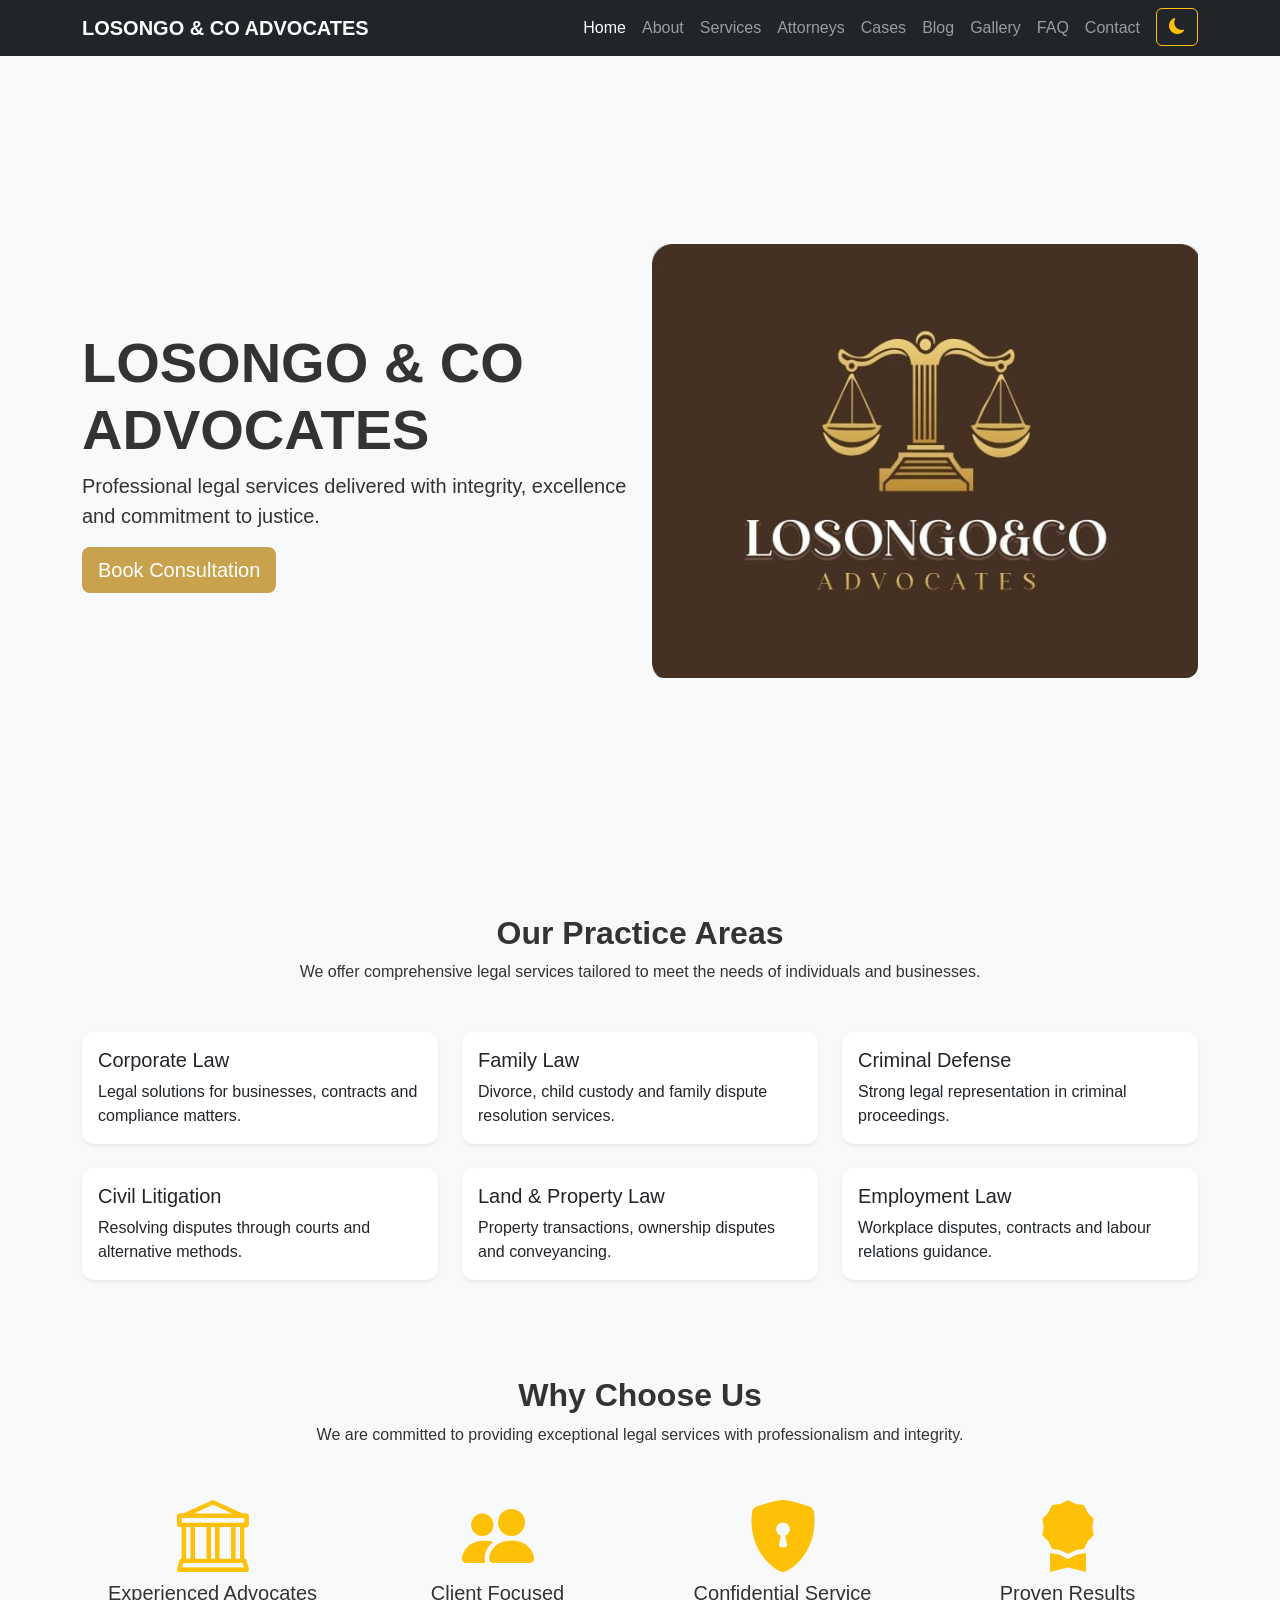
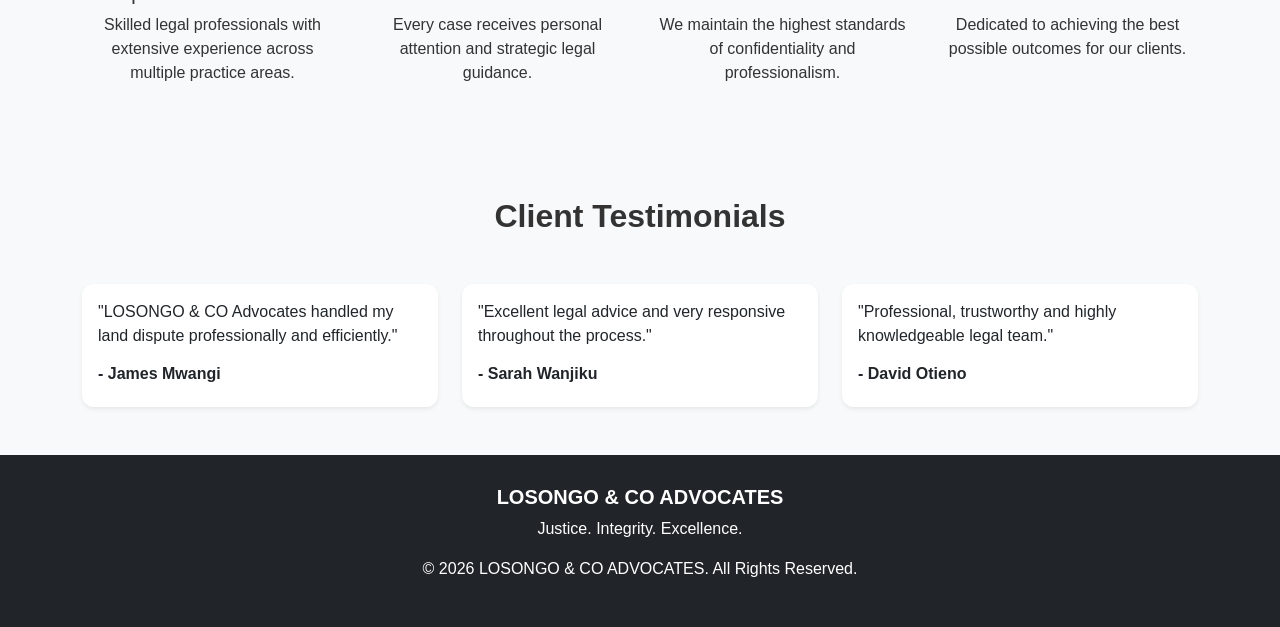
<file: index.html>
<!DOCTYPE html>
<html lang="en">
<head>
    <meta charset="UTF-8">
    <meta name="viewport" content="width=device-width, initial-scale=1.0">
    <title>LOSONGO & CO ADVOCATES</title>

    <link href="https://cdn.jsdelivr.net/npm/bootstrap@5.3.8/dist/css/bootstrap.min.css" rel="stylesheet">
    <link rel="stylesheet" href="https://cdn.jsdelivr.net/npm/bootstrap-icons@1.11.3/font/bootstrap-icons.min.css">
    <link rel="stylesheet" href="style.css">
</head>

<body>

    <nav class="navbar navbar-expand-lg navbar-dark bg-dark">
        <div class="container">

            <a class="navbar-brand fw-bold" href="index.html">
                LOSONGO & CO ADVOCATES
            </a>

            <button class="navbar-toggler" type="button" data-bs-toggle="collapse" data-bs-target="#navbarNav">
                <span class="navbar-toggler-icon"></span>
            </button>

            <div class="collapse navbar-collapse" id="navbarNav">

               <ul class="navbar-nav ms-auto">

    <li class="nav-item">
        <a class="nav-link active" href="index.html">Home</a>
    </li>

    <li class="nav-item">
        <a class="nav-link" href="about.html">About</a>
    </li>

    <li class="nav-item">
        <a class="nav-link" href="services.html">Services</a>
    </li>

    <li class="nav-item">
        <a class="nav-link" href="attorneys.html">Attorneys</a>
    </li>
    <li class="nav-item">
    <a class="nav-link" href="cases.html">Cases</a>
</li>
<li class="nav-item">
    <a class="nav-link" href="blog.html">Blog</a>
</li>
<li class="nav-item">
    <a class="nav-link" href="gallery.html">Gallery</a>
</li>

<li class="nav-item">
    <a class="nav-link" href="faq.html">FAQ</a>
</li>
    <li class="nav-item">
        <a class="nav-link" href="contact.html">Contact</a>
    </li>
    <li class="nav-item ms-2">
    <button id="themeToggle" class="btn btn-outline-warning">
        <i class="bi bi-moon-fill"></i>
    </button>
</li>

</ul>
            </div>

        </div>
    </nav>

    <section class="hero">
        <div class="container py-5">

            <div class="row align-items-center">

                <div class="col-md-6">

                    <h1 class="display-4 fw-bold">
                        LOSONGO & CO ADVOCATES
                    </h1>

                    <p class="lead">
                        Professional legal services delivered with integrity,
                        excellence and commitment to justice.
                    </p>

                    <a href="consultation.html" class="btn btn-warning btn-lg">
                        Book Consultation
                    </a>

                </div>

                <div class="col-md-6 text-center">

                    <img src="images/LOSONGO LOGO.jpg" class="card-img-top">
                </div>

            </div>

        </div>
    </section>

    <script src="https://cdn.jsdelivr.net/npm/bootstrap@5.3.8/dist/js/bootstrap.bundle.min.js"></script>

    <script src="script.js"></script>

</body>
</html>
<section class="py-5">

    <div class="container">

        <div class="text-center mb-5">

            <h2 class="fw-bold">Our Practice Areas</h2>

            <p>
                We offer comprehensive legal services tailored
                to meet the needs of individuals and businesses.
            </p>

        </div>

        <div class="row g-4">

            <div class="col-md-4">

                <div class="card h-100 shadow-sm">

                    <div class="card-body">

                        <h5 class="card-title">Corporate Law</h5>

                        <p class="card-text">
                            Legal solutions for businesses,
                            contracts and compliance matters.
                        </p>

                    </div>

                </div>

            </div>

            <div class="col-md-4">

                <div class="card h-100 shadow-sm">

                    <div class="card-body">

                        <h5 class="card-title">Family Law</h5>

                        <p class="card-text">
                            Divorce, child custody and family
                            dispute resolution services.
                        </p>

                    </div>

                </div>

            </div>

            <div class="col-md-4">

                <div class="card h-100 shadow-sm">

                    <div class="card-body">

                        <h5 class="card-title">Criminal Defense</h5>

                        <p class="card-text">
                            Strong legal representation in
                            criminal proceedings.
                        </p>

                    </div>

                </div>

            </div>

            <div class="col-md-4">

                <div class="card h-100 shadow-sm">

                    <div class="card-body">

                        <h5 class="card-title">Civil Litigation</h5>

                        <p class="card-text">
                            Resolving disputes through courts
                            and alternative methods.
                        </p>

                    </div>

                </div>

            </div>

            <div class="col-md-4">

                <div class="card h-100 shadow-sm">

                    <div class="card-body">

                        <h5 class="card-title">Land & Property Law</h5>

                        <p class="card-text">
                            Property transactions, ownership
                            disputes and conveyancing.
                        </p>

                    </div>

                </div>

            </div>

            <div class="col-md-4">

                <div class="card h-100 shadow-sm">

                    <div class="card-body">

                        <h5 class="card-title">Employment Law</h5>

                        <p class="card-text">
                            Workplace disputes, contracts and
                            labour relations guidance.
                        </p>

                    </div>

                </div>

            </div>

        </div>

    </div>

</section>
<section class="bg-light py-5">

    <div class="container">

        <div class="text-center mb-5">

            <h2 class="fw-bold">Why Choose Us</h2>

            <p>
                We are committed to providing exceptional legal
                services with professionalism and integrity.
            </p>

        </div>

        <div class="row text-center">

            <div class="col-md-3">

                <i class="bi bi-bank display-2 text-warning"></i>

                <h5>Experienced Advocates</h5>

                <p>
                    Skilled legal professionals with extensive
                    experience across multiple practice areas.
                </p>

            </div>

            <div class="col-md-3">

                <i class="bi bi-people-fill display-2 text-warning"></i>

                <h5>Client Focused</h5>

                <p>
                    Every case receives personal attention and
                    strategic legal guidance.
                </p>

            </div>

            <div class="col-md-3">

                <i class="bi bi-shield-lock-fill display-2 text-warning"></i>

                <h5>Confidential Service</h5>

                <p>
                    We maintain the highest standards of
                    confidentiality and professionalism.
                </p>

            </div>

            <div class="col-md-3">

                <i class="bi bi-award-fill display-2 text-warning"></i>

                <h5>Proven Results</h5>

                <p>
                    Dedicated to achieving the best possible
                    outcomes for our clients.
                </p>

            </div>

        </div>

    </div>

</section>
<section class="py-5">

    <div class="container">

        <div class="text-center mb-5">

            <h2 class="fw-bold">Client Testimonials</h2>

        </div>

        <div class="row g-4">

            <div class="col-md-4">

                <div class="card shadow-sm h-100">

                    <div class="card-body">

                        <p>
                            "LOSONGO & CO Advocates handled my
                            land dispute professionally and
                            efficiently."
                        </p>

                        <h6 class="fw-bold">
                            - James Mwangi
                        </h6>

                    </div>

                </div>

            </div>

            <div class="col-md-4">

                <div class="card shadow-sm h-100">

                    <div class="card-body">

                        <p>
                            "Excellent legal advice and very
                            responsive throughout the process."
                        </p>

                        <h6 class="fw-bold">
                            - Sarah Wanjiku
                        </h6>

                    </div>

                </div>

            </div>

            <div class="col-md-4">

                <div class="card shadow-sm h-100">

                    <div class="card-body">

                        <p>
                            "Professional, trustworthy and highly
                            knowledgeable legal team."
                        </p>

                        <h6 class="fw-bold">
                            - David Otieno
                        </h6>

                    </div>

                </div>

            </div>

        </div>

    </div>

</section>
<footer>

    <div class="container text-center">

        <h5>LOSONGO & CO ADVOCATES</h5>

        <p>
            Justice. Integrity. Excellence.
        </p>

        <p>
            © 2026 LOSONGO & CO ADVOCATES.
            All Rights Reserved.
        </p>

    </div>

</footer>
</file>
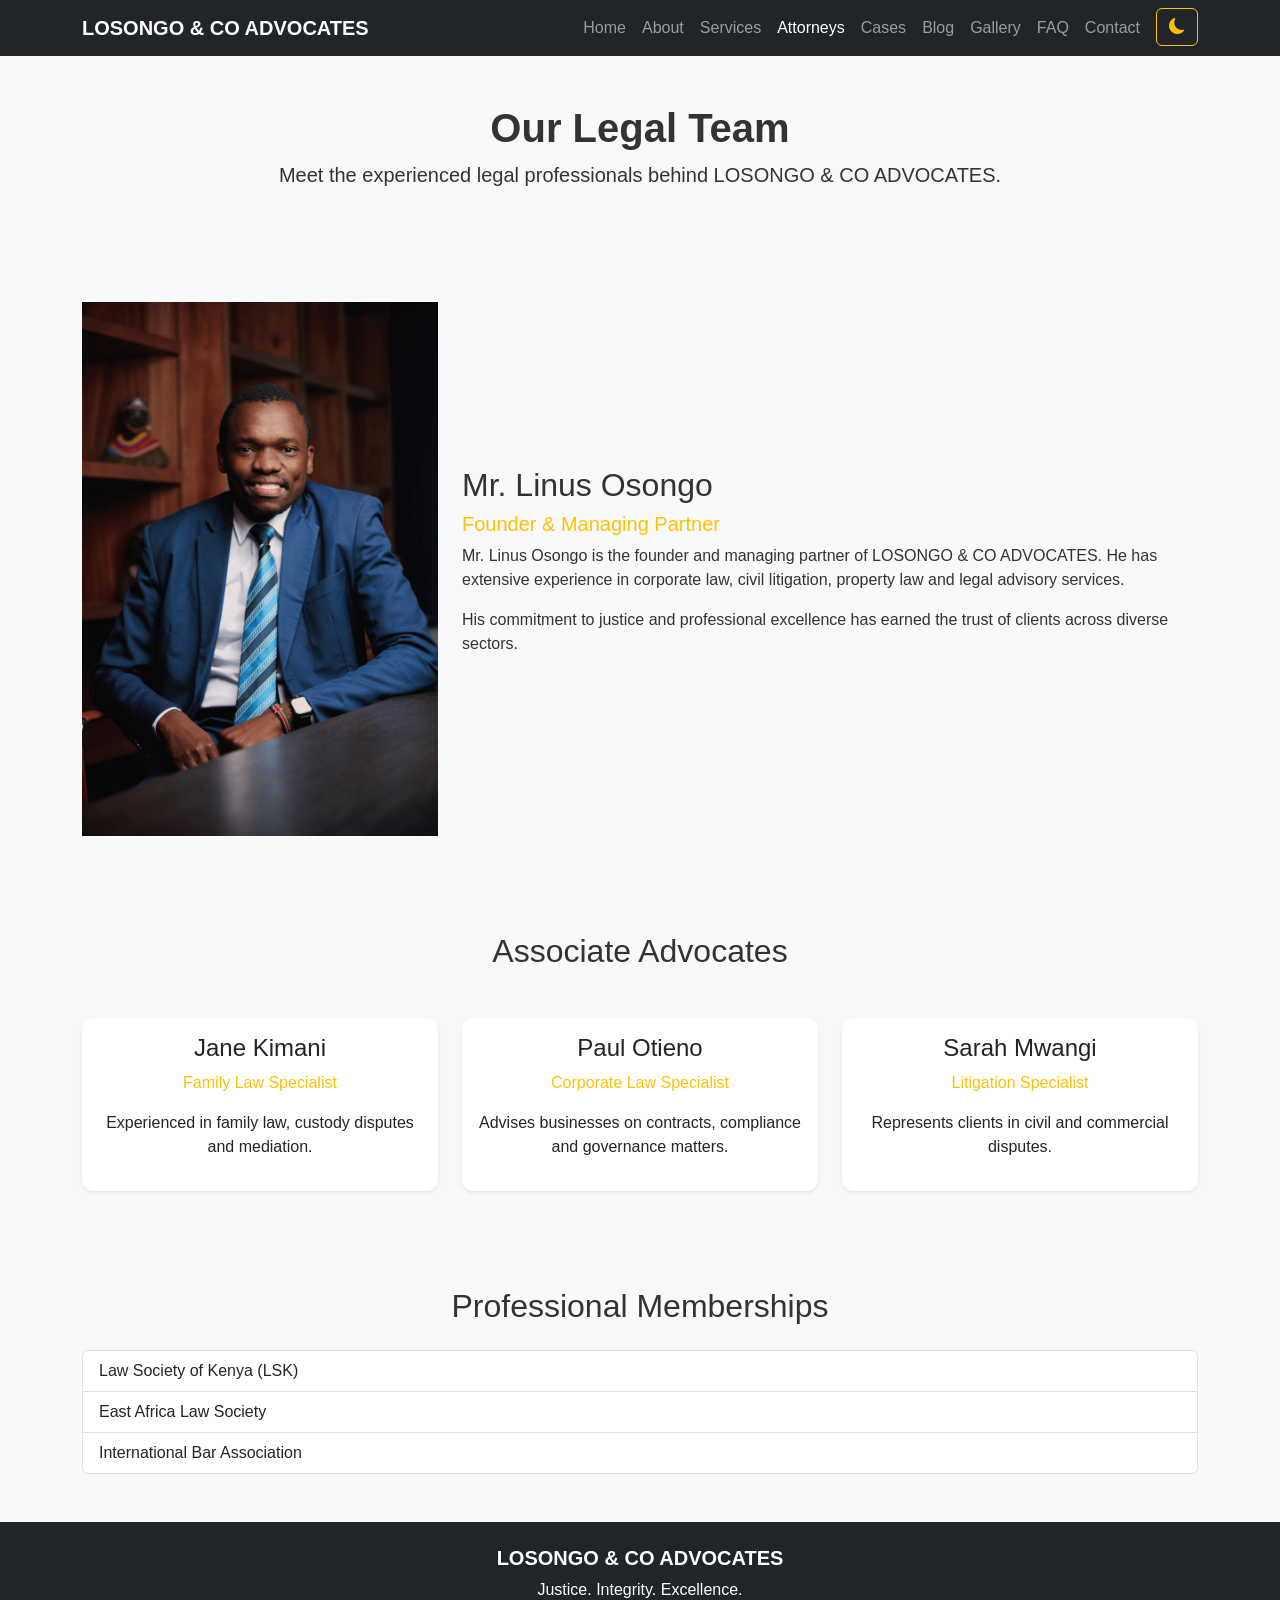
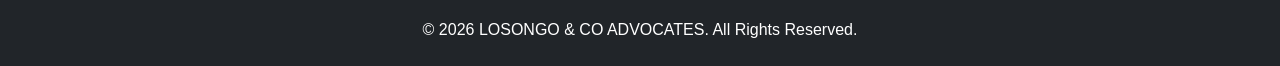
<file: attorneys.html>
<!DOCTYPE html>
<html lang="en">
<head>
    <meta charset="UTF-8">
    <meta name="viewport" content="width=device-width, initial-scale=1.0">
    <title>Our Attorneys | LOSONGO & CO ADVOCATES</title>

    <link href="https://cdn.jsdelivr.net/npm/bootstrap@5.3.8/dist/css/bootstrap.min.css" rel="stylesheet">
    <link rel="stylesheet" href="https://cdn.jsdelivr.net/npm/bootstrap-icons@1.11.3/font/bootstrap-icons.min.css">
    <link rel="stylesheet" href="style.css">
</head>

<body>

<nav class="navbar navbar-expand-lg navbar-dark bg-dark">

    <div class="container">

        <a class="navbar-brand fw-bold" href="index.html">
            LOSONGO & CO ADVOCATES
        </a>

        <button class="navbar-toggler"
                type="button"
                data-bs-toggle="collapse"
                data-bs-target="#navbarNav">

            <span class="navbar-toggler-icon"></span>

        </button>

        <div class="collapse navbar-collapse" id="navbarNav">

            <ul class="navbar-nav ms-auto">

                <li class="nav-item">
                    <a class="nav-link" href="index.html">Home</a>
                </li>

                <li class="nav-item">
                    <a class="nav-link" href="about.html">About</a>
                </li>

                <li class="nav-item">
                    <a class="nav-link" href="services.html">Services</a>
                </li>

                <li class="nav-item">
                    <a class="nav-link active" href="attorneys.html">Attorneys</a>
                </li>
<li class="nav-item">
    <a class="nav-link" href="cases.html">Cases</a>
</li>
<li class="nav-item">
    <a class="nav-link" href="blog.html">Blog</a>
</li>
<li class="nav-item">
    <a class="nav-link" href="gallery.html">Gallery</a>
</li>

<li class="nav-item">
    <a class="nav-link" href="faq.html">FAQ</a>
</li>
                <li class="nav-item">
                    <a class="nav-link" href="contact.html">Contact</a>
                </li>
                <li class="nav-item ms-2">
    <button id="themeToggle" class="btn btn-outline-warning">
        <i class="bi bi-moon-fill"></i>
    </button>
</li>

            </ul>

        </div>

    </div>

</nav>

<section class="py-5 bg-light">

    <div class="container text-center">

        <h1 class="fw-bold">Our Legal Team</h1>

        <p class="lead">
            Meet the experienced legal professionals behind
            LOSONGO & CO ADVOCATES.
        </p>

    </div>

</section>
<section class="py-5">

    <div class="container">

        <div class="row align-items-center">

            <div class="col-md-4 text-center">

                <img src="images/Linus Osongo Pic.webp" class="card-img-top" alt="Managing Partner">

            </div>

            <div class="col-md-8">

                <h2>Mr. Linus Osongo</h2>

                <h5 class="text-warning">
                    Founder & Managing Partner
                </h5>

                <p>
                    Mr. Linus Osongo is the founder and managing partner
                    of LOSONGO & CO ADVOCATES. He has extensive
                    experience in corporate law, civil litigation,
                    property law and legal advisory services.
                </p>

                <p>
                    His commitment to justice and professional
                    excellence has earned the trust of clients
                    across diverse sectors.
                </p>

            </div>

        </div>

    </div>

</section>
<section class="bg-light py-5">

    <div class="container">

        <h2 class="text-center mb-5">
            Associate Advocates
        </h2>

        <div class="row g-4">

            <div class="col-md-4">

                <div class="card h-100 shadow-sm">

                    <div class="card-body text-center">

                        <h4>Jane Kimani</h4>

                        <p class="text-warning">
                            Family Law Specialist
                        </p>

                        <p>
                            Experienced in family law, custody
                            disputes and mediation.
                        </p>

                    </div>

                </div>

            </div>

            <div class="col-md-4">

                <div class="card h-100 shadow-sm">

                    <div class="card-body text-center">

                        <h4>Paul Otieno</h4>

                        <p class="text-warning">
                            Corporate Law Specialist
                        </p>

                        <p>
                            Advises businesses on contracts,
                            compliance and governance matters.
                        </p>

                    </div>

                </div>

            </div>

            <div class="col-md-4">

                <div class="card h-100 shadow-sm">

                    <div class="card-body text-center">

                        <h4>Sarah Mwangi</h4>

                        <p class="text-warning">
                            Litigation Specialist
                        </p>

                        <p>
                            Represents clients in civil and
                            commercial disputes.
                        </p>

                    </div>

                </div>

            </div>

        </div>

    </div>

</section>
<section class="py-5">

    <div class="container">

        <h2 class="text-center mb-4">
            Professional Memberships
        </h2>

        <ul class="list-group">

            <li class="list-group-item">
                Law Society of Kenya (LSK)
            </li>

            <li class="list-group-item">
                East Africa Law Society
            </li>

            <li class="list-group-item">
                International Bar Association
            </li>

        </ul>

    </div>

</section>
<footer class="bg-dark text-white text-center py-4">

    <div class="container">

        <h5>LOSONGO & CO ADVOCATES</h5>

        <p>Justice. Integrity. Excellence.</p>

        <p class="mb-0">
            © 2026 LOSONGO & CO ADVOCATES.
            All Rights Reserved.
        </p>

    </div>

</footer>

<script src="https://cdn.jsdelivr.net/npm/bootstrap@5.3.8/dist/js/bootstrap.bundle.min.js"></script>

<script src="script.js"></script>

</body>
</file>
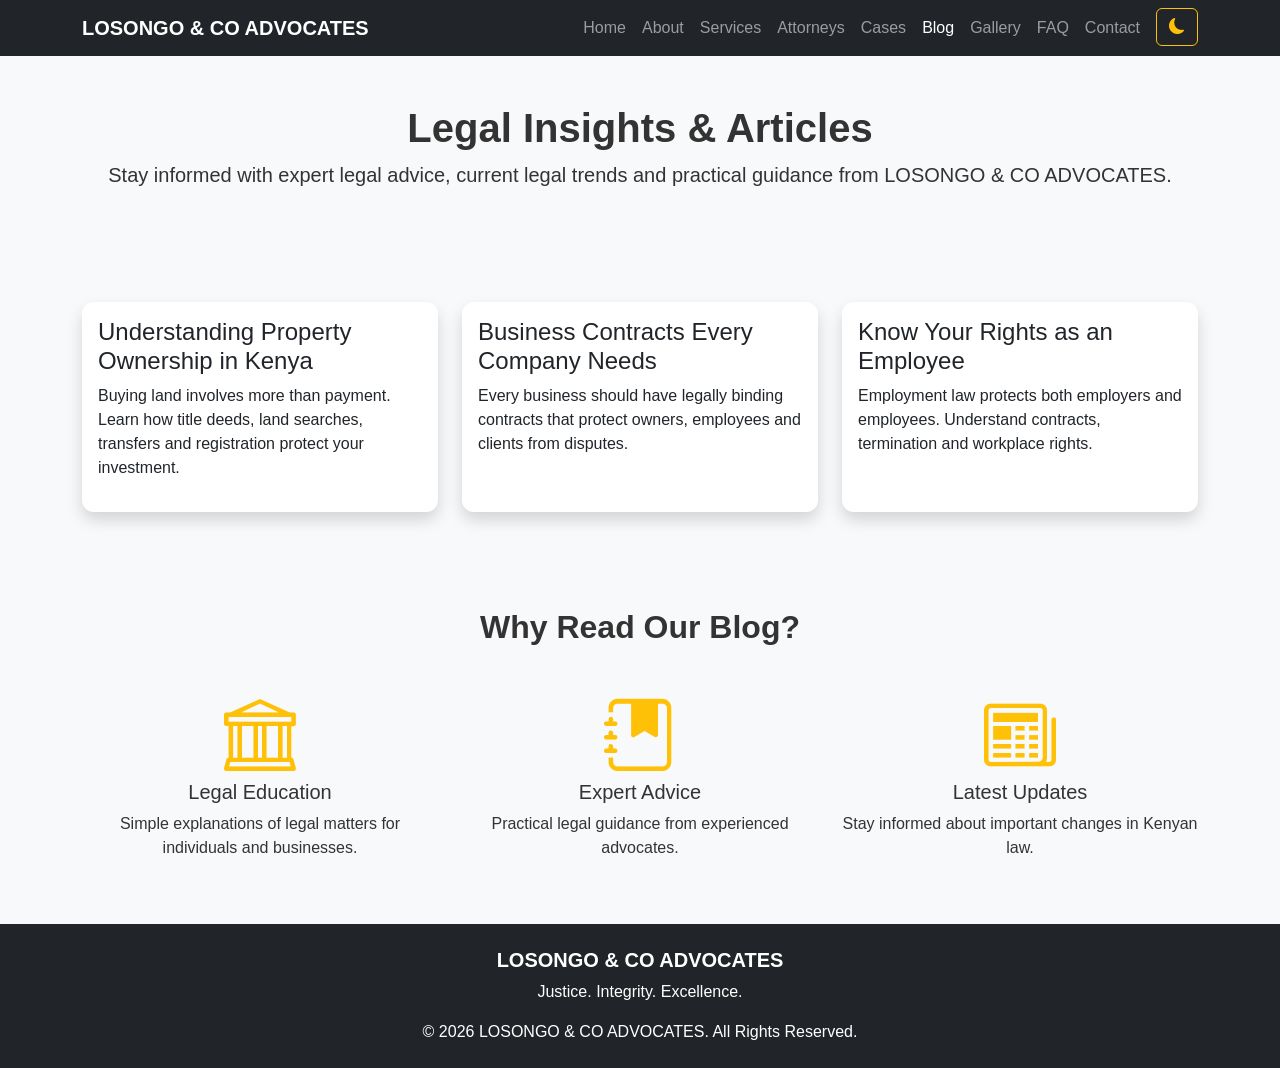
<file: blog.html>
<!DOCTYPE html>
<html lang="en">

<head>

    <meta charset="UTF-8">
    <meta name="viewport" content="width=device-width, initial-scale=1.0">

    <title>Blog | LOSONGO & CO ADVOCATES</title>

    <link href="https://cdn.jsdelivr.net/npm/bootstrap@5.3.8/dist/css/bootstrap.min.css" rel="stylesheet">
    <link rel="stylesheet" href="https://cdn.jsdelivr.net/npm/bootstrap-icons@1.11.3/font/bootstrap-icons.min.css">
    <link rel="stylesheet" href="style.css">

</head>

<body>

<nav class="navbar navbar-expand-lg navbar-dark bg-dark">

<div class="container">

<a class="navbar-brand fw-bold" href="index.html">
LOSONGO & CO ADVOCATES
</a>

<button class="navbar-toggler"
type="button"
data-bs-toggle="collapse"
data-bs-target="#navbarNav">

<span class="navbar-toggler-icon"></span>

</button>

<div class="collapse navbar-collapse"
id="navbarNav">

<ul class="navbar-nav ms-auto">

<li class="nav-item">
<a class="nav-link" href="index.html">Home</a>
</li>

<li class="nav-item">
<a class="nav-link" href="about.html">About</a>
</li>

<li class="nav-item">
<a class="nav-link" href="services.html">Services</a>
</li>

<li class="nav-item">
<a class="nav-link" href="attorneys.html">Attorneys</a>
</li>

<li class="nav-item">
<a class="nav-link" href="cases.html">Cases</a>
</li>

<li class="nav-item">
<a class="nav-link active" href="blog.html">Blog</a>
</li>

<li class="nav-item">
<a class="nav-link" href="gallery.html">Gallery</a>
</li>

<li class="nav-item">
<a class="nav-link" href="faq.html">FAQ</a>
</li>

<li class="nav-item">
<a class="nav-link" href="contact.html">Contact</a>
</li>
<li class="nav-item ms-2">
    <button id="themeToggle" class="btn btn-outline-warning">
        <i class="bi bi-moon-fill"></i>
    </button>
</li>

</ul>

</div>

</div>

</nav>

<section class="bg-light py-5">

<div class="container text-center">

<h1 class="fw-bold">
Legal Insights & Articles
</h1>

<p class="lead">

Stay informed with expert legal advice,
current legal trends and practical guidance
from LOSONGO & CO ADVOCATES.

</p>

</div>

</section>

<section class="py-5">

<div class="container">

<div class="row g-4">

<div class="col-md-4">

<div class="card shadow h-100">

<div class="card-body">

<h4>
Understanding Property Ownership in Kenya
</h4>

<p>

Buying land involves more than payment.
Learn how title deeds, land searches,
transfers and registration protect your investment.

</p>

</div>

</div>

</div>

<div class="col-md-4">

<div class="card shadow h-100">

<div class="card-body">

<h4>
Business Contracts Every Company Needs
</h4>

<p>

Every business should have legally binding
contracts that protect owners,
employees and clients from disputes.

</p>

</div>

</div>

</div>

<div class="col-md-4">

<div class="card shadow h-100">

<div class="card-body">

<h4>
Know Your Rights as an Employee
</h4>

<p>

Employment law protects both employers
and employees.
Understand contracts,
termination and workplace rights.

</p>

</div>

</div>

</div>

</div>

</div>

</section>

<section class="bg-light py-5">

<div class="container">

<h2 class="text-center fw-bold mb-5">

Why Read Our Blog?

</h2>

<div class="row text-center">

<div class="col-md-4">

<i class="bi bi-bank display-2 text-warning"></i>

<h5>Legal Education</h5>

<p>

Simple explanations of legal matters
for individuals and businesses.

</p>

</div>

<div class="col-md-4">

<i class="bi bi-journal-bookmark-fill display-2 text-warning"></i>

<h5>Expert Advice</h5>

<p>

Practical legal guidance
from experienced advocates.

</p>

</div>

<div class="col-md-4">

<i class="bi bi-newspaper display-2 text-warning"></i>

<h5>Latest Updates</h5>

<p>

Stay informed about important
changes in Kenyan law.

</p>

</div>

</div>

</div>

</section>

<footer class="bg-dark text-white text-center py-4">

<div class="container">

<h5>

LOSONGO & CO ADVOCATES

</h5>

<p>

Justice. Integrity. Excellence.

</p>

<p class="mb-0">

© 2026 LOSONGO & CO ADVOCATES.
All Rights Reserved.

</p>

</div>

</footer>

<script src="https://cdn.jsdelivr.net/npm/bootstrap@5.3.8/dist/js/bootstrap.bundle.min.js"></script>
<script src="script.js"></script>
</body>

</html>
</file>
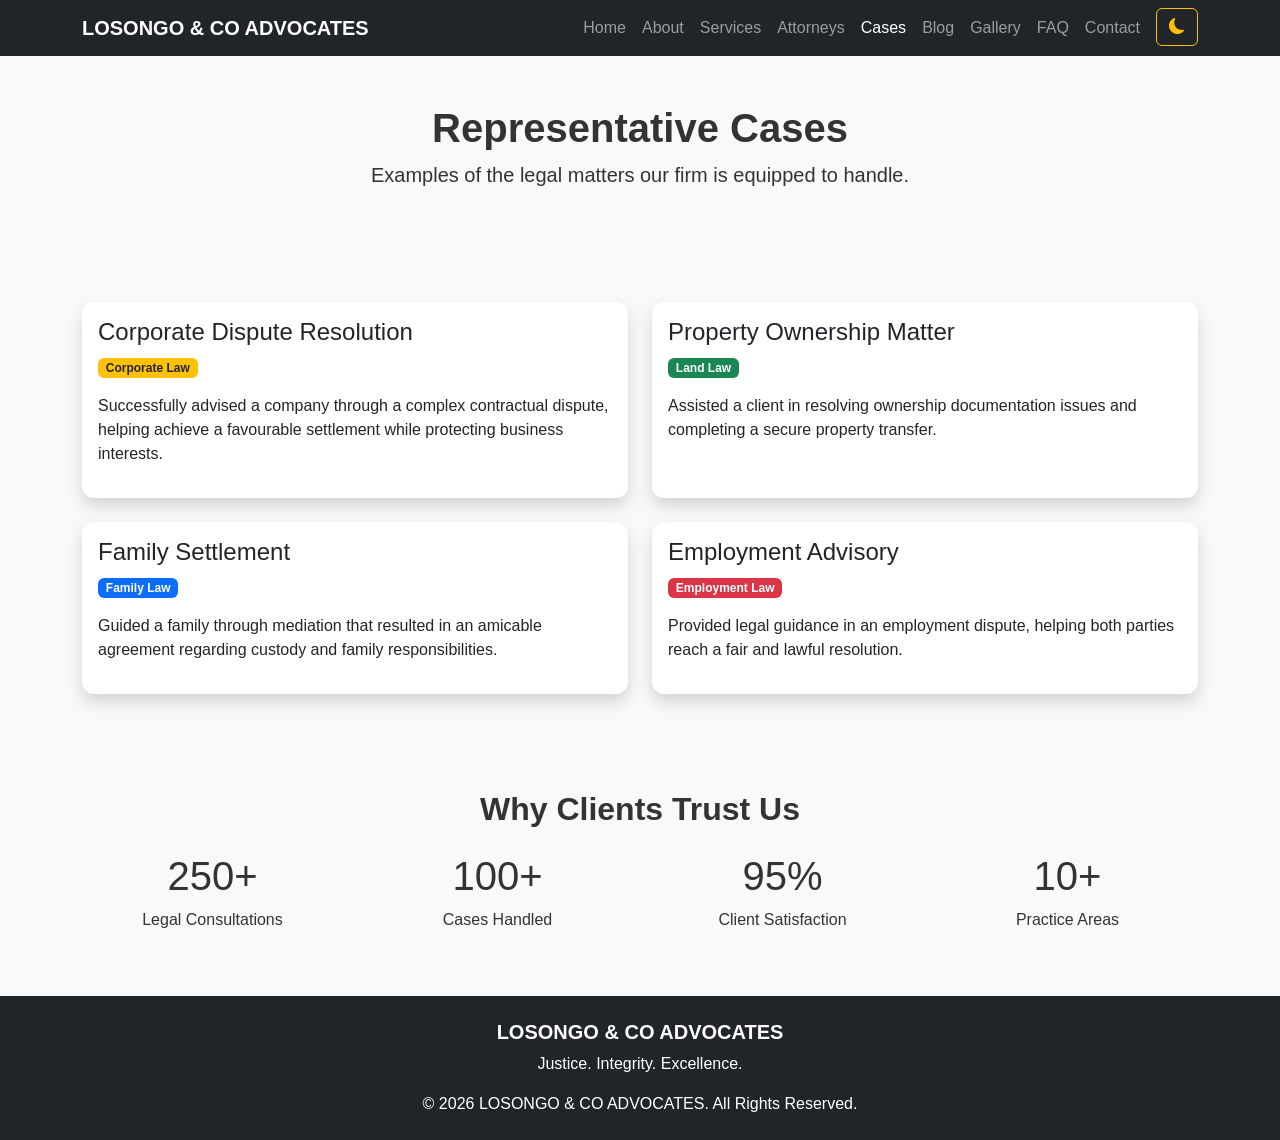
<file: cases.html>
<!DOCTYPE html>
<html lang="en">
<head>
    <meta charset="UTF-8">
    <meta name="viewport" content="width=device-width, initial-scale=1.0">
    <title>Cases | LOSONGO & CO ADVOCATES</title>

    <link href="https://cdn.jsdelivr.net/npm/bootstrap@5.3.8/dist/css/bootstrap.min.css" rel="stylesheet">
    <link rel="stylesheet" href="https://cdn.jsdelivr.net/npm/bootstrap-icons@1.11.3/font/bootstrap-icons.min.css">
    <link rel="stylesheet" href="style.css">
</head>

<body>

<nav class="navbar navbar-expand-lg navbar-dark bg-dark">

    <div class="container">

        <a class="navbar-brand fw-bold" href="index.html">
            LOSONGO & CO ADVOCATES
        </a>

        <button class="navbar-toggler"
                type="button"
                data-bs-toggle="collapse"
                data-bs-target="#navbarNav">

            <span class="navbar-toggler-icon"></span>

        </button>

        <div class="collapse navbar-collapse" id="navbarNav">

            <ul class="navbar-nav ms-auto">

                <li class="nav-item">
                    <a class="nav-link" href="index.html">Home</a>
                </li>

                <li class="nav-item">
                    <a class="nav-link" href="about.html">About</a>
                </li>

                <li class="nav-item">
                    <a class="nav-link" href="services.html">Services</a>
                </li>

                <li class="nav-item">
                    <a class="nav-link" href="attorneys.html">Attorneys</a>
                </li>

                <li class="nav-item">
                    <a class="nav-link active" href="cases.html">Cases</a>
                </li>
<li class="nav-item">
    <a class="nav-link" href="blog.html">Blog</a>
</li>
<li class="nav-item">
    <a class="nav-link" href="gallery.html">Gallery</a>
</li>

<li class="nav-item">
    <a class="nav-link" href="faq.html">FAQ</a>
</li>
                <li class="nav-item">
                    <a class="nav-link" href="contact.html">Contact</a>
                </li>
                <li class="nav-item ms-2">
    <button id="themeToggle" class="btn btn-outline-warning">
        <i class="bi bi-moon-fill"></i>
    </button>
</li>

            </ul>

        </div>

    </div>

</nav>

<section class="bg-light py-5">

    <div class="container text-center">

        <h1 class="fw-bold">Representative Cases</h1>

        <p class="lead">
            Examples of the legal matters our firm is equipped to handle.
        </p>

    </div>

</section>

<section class="py-5">

    <div class="container">

        <div class="row g-4">

            <div class="col-md-6">

                <div class="card shadow h-100">

                    <div class="card-body">

                        <h4>Corporate Dispute Resolution</h4>

                        <span class="badge bg-warning text-dark mb-3">
                            Corporate Law
                        </span>

                        <p>
                            Successfully advised a company through a complex
                            contractual dispute, helping achieve a favourable
                            settlement while protecting business interests.
                        </p>

                    </div>

                </div>

            </div>

            <div class="col-md-6">

                <div class="card shadow h-100">

                    <div class="card-body">

                        <h4>Property Ownership Matter</h4>

                        <span class="badge bg-success mb-3">
                            Land Law
                        </span>

                        <p>
                            Assisted a client in resolving ownership
                            documentation issues and completing a secure
                            property transfer.
                        </p>

                    </div>

                </div>

            </div>

            <div class="col-md-6">

                <div class="card shadow h-100">

                    <div class="card-body">

                        <h4>Family Settlement</h4>

                        <span class="badge bg-primary mb-3">
                            Family Law
                        </span>

                        <p>
                            Guided a family through mediation that resulted
                            in an amicable agreement regarding custody and
                            family responsibilities.
                        </p>

                    </div>

                </div>

            </div>

            <div class="col-md-6">

                <div class="card shadow h-100">

                    <div class="card-body">

                        <h4>Employment Advisory</h4>

                        <span class="badge bg-danger mb-3">
                            Employment Law
                        </span>

                        <p>
                            Provided legal guidance in an employment dispute,
                            helping both parties reach a fair and lawful
                            resolution.
                        </p>

                    </div>

                </div>

            </div>

        </div>

    </div>

</section>

<section class="py-5 bg-light">

    <div class="container text-center">

        <h2 class="fw-bold mb-4">
            Why Clients Trust Us
        </h2>

        <div class="row">

            <div class="col-md-3">
                <h1>250+</h1>
                <p>Legal Consultations</p>
            </div>

            <div class="col-md-3">
                <h1>100+</h1>
                <p>Cases Handled</p>
            </div>

            <div class="col-md-3">
                <h1>95%</h1>
                <p>Client Satisfaction</p>
            </div>

            <div class="col-md-3">
                <h1>10+</h1>
                <p>Practice Areas</p>
            </div>

        </div>

    </div>

</section>

<footer class="bg-dark text-white text-center py-4">

    <div class="container">

        <h5>LOSONGO & CO ADVOCATES</h5>

        <p>Justice. Integrity. Excellence.</p>

        <p class="mb-0">
            © 2026 LOSONGO & CO ADVOCATES. All Rights Reserved.
        </p>

    </div>

</footer>

<script src="https://cdn.jsdelivr.net/npm/bootstrap@5.3.8/dist/js/bootstrap.bundle.min.js"></script>

<script src="script.js"></script>

</body>
</html>
</file>
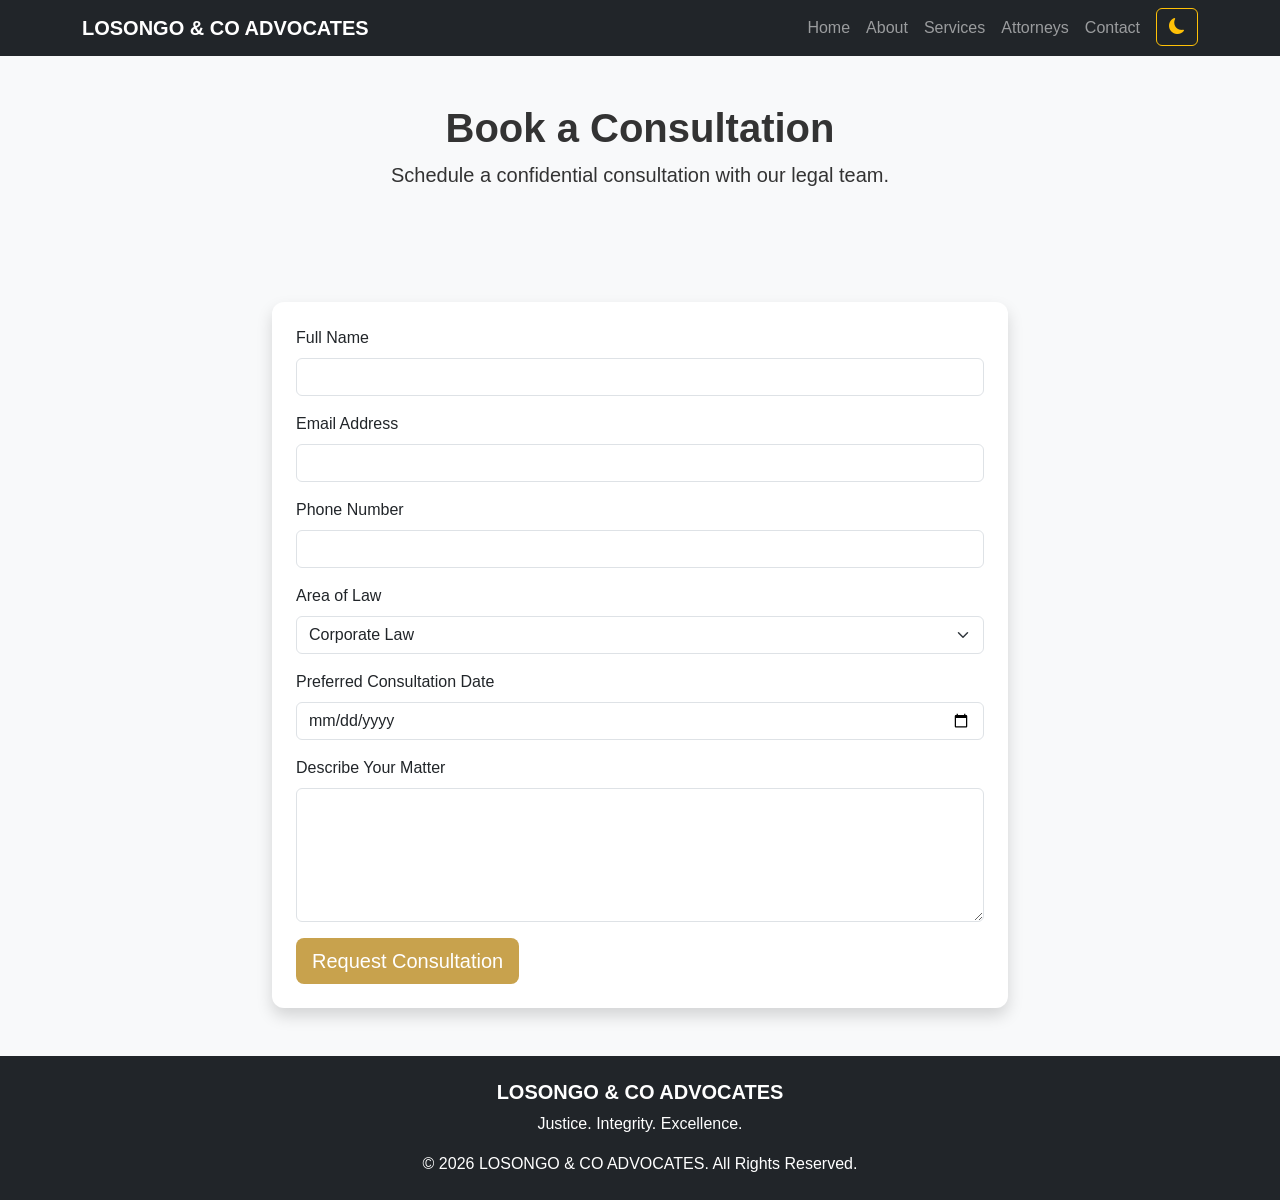
<file: consultation.html>
<!DOCTYPE html>
<html lang="en">
<head>
    <meta charset="UTF-8">
    <meta name="viewport" content="width=device-width, initial-scale=1.0">
    <title>Book a Consultation | LOSONGO & CO ADVOCATES</title>

    <link href="https://cdn.jsdelivr.net/npm/bootstrap@5.3.8/dist/css/bootstrap.min.css" rel="stylesheet">
    <link rel="stylesheet" href="https://cdn.jsdelivr.net/npm/bootstrap-icons@1.11.3/font/bootstrap-icons.min.css">
    <link rel="stylesheet" href="style.css">
</head>

<body>

<nav class="navbar navbar-expand-lg navbar-dark bg-dark">

    <div class="container">

        <a class="navbar-brand fw-bold" href="index.html">
            LOSONGO & CO ADVOCATES
        </a>

        <button class="navbar-toggler"
                type="button"
                data-bs-toggle="collapse"
                data-bs-target="#navbarNav">

            <span class="navbar-toggler-icon"></span>

        </button>

        <div class="collapse navbar-collapse" id="navbarNav">

            <ul class="navbar-nav ms-auto">

                <li class="nav-item">
                    <a class="nav-link" href="index.html">Home</a>
                </li>

                <li class="nav-item">
                    <a class="nav-link" href="about.html">About</a>
                </li>

                <li class="nav-item">
                    <a class="nav-link" href="services.html">Services</a>
                </li>

                <li class="nav-item">
                    <a class="nav-link" href="attorneys.html">Attorneys</a>
                </li>

                <li class="nav-item">
                    <a class="nav-link" href="contact.html">Contact</a>
                </li>
                <li class="nav-item ms-2">
    <button id="themeToggle" class="btn btn-outline-warning">
        <i class="bi bi-moon-fill"></i>
    </button>
</li>

            </ul>

        </div>

    </div>

</nav>

<section class="py-5 bg-light">

    <div class="container text-center">

        <h1 class="fw-bold">Book a Consultation</h1>

        <p class="lead">
            Schedule a confidential consultation with our legal team.
        </p>

    </div>

</section>

<section class="py-5">

    <div class="container">

        <div class="row">

            <div class="col-lg-8 mx-auto">

                <div class="card shadow">

                    <div class="card-body p-4">

                        <form id="consultationForm">

                            <div class="mb-3">
                                <label class="form-label">Full Name</label>
                                <input type="text" class="form-control" required>
                            </div>

                            <div class="mb-3">
                                <label class="form-label">Email Address</label>
                                <input type="email" class="form-control" required>
                            </div>

                            <div class="mb-3">
                                <label class="form-label">Phone Number</label>
                                <input type="tel" class="form-control" required>
                            </div>

                            <div class="mb-3">
                                <label class="form-label">Area of Law</label>

                                <select class="form-select">

                                    <option>Corporate Law</option>
                                    <option>Family Law</option>
                                    <option>Criminal Defense</option>
                                    <option>Civil Litigation</option>
                                    <option>Land & Property Law</option>
                                    <option>Employment Law</option>
                                    <option>Intellectual Property Law</option>

                                </select>

                            </div>

                            <div class="mb-3">
                                <label class="form-label">Preferred Consultation Date</label>
                                <input type="date" class="form-control">
                            </div>

                            <div class="mb-3">
                                <label class="form-label">Describe Your Matter</label>
                                <textarea class="form-control" rows="5"></textarea>
                            </div>

                            <button type="submit" class="btn btn-warning btn-lg">
                                Request Consultation
                            </button>

                        </form>

                    </div>

                </div>

            </div>

        </div>

    </div>

</section>

<footer class="bg-dark text-white text-center py-4">

    <div class="container">

        <h5>LOSONGO & CO ADVOCATES</h5>

        <p>Justice. Integrity. Excellence.</p>

        <p class="mb-0">
            © 2026 LOSONGO & CO ADVOCATES.
            All Rights Reserved.
        </p>

    </div>

</footer>
<!-- Success Modal -->
<div class="modal fade" id="successModal" tabindex="-1">
  <div class="modal-dialog modal-dialog-centered">
    <div class="modal-content">

      <div class="modal-header bg-success text-white">
        <h5 class="modal-title">
          <i class="bi bi-check-circle-fill"></i>
          Success
        </h5>

        <button type="button"
                class="btn-close btn-close-white"
                data-bs-dismiss="modal"></button>
      </div>

      <div class="modal-body text-center">

        <i class="bi bi-check-circle-fill text-success display-1"></i>

        <h4 class="mt-3">
            Submitted Successfully!
        </h4>

        <p>
            Thank you for contacting LOSONGO & CO ADVOCATES.

            We have received your submission and will get back to you as soon as possible.
        </p>

      </div>

      <div class="modal-footer">

        <button class="btn btn-warning"
                data-bs-dismiss="modal">

            Close

        </button>

      </div>

    </div>
  </div>
</div>

<script src="https://cdn.jsdelivr.net/npm/bootstrap@5.3.8/dist/js/bootstrap.bundle.min.js"></script>

<script src="script.js"></script>

</body>
</html>
</file>
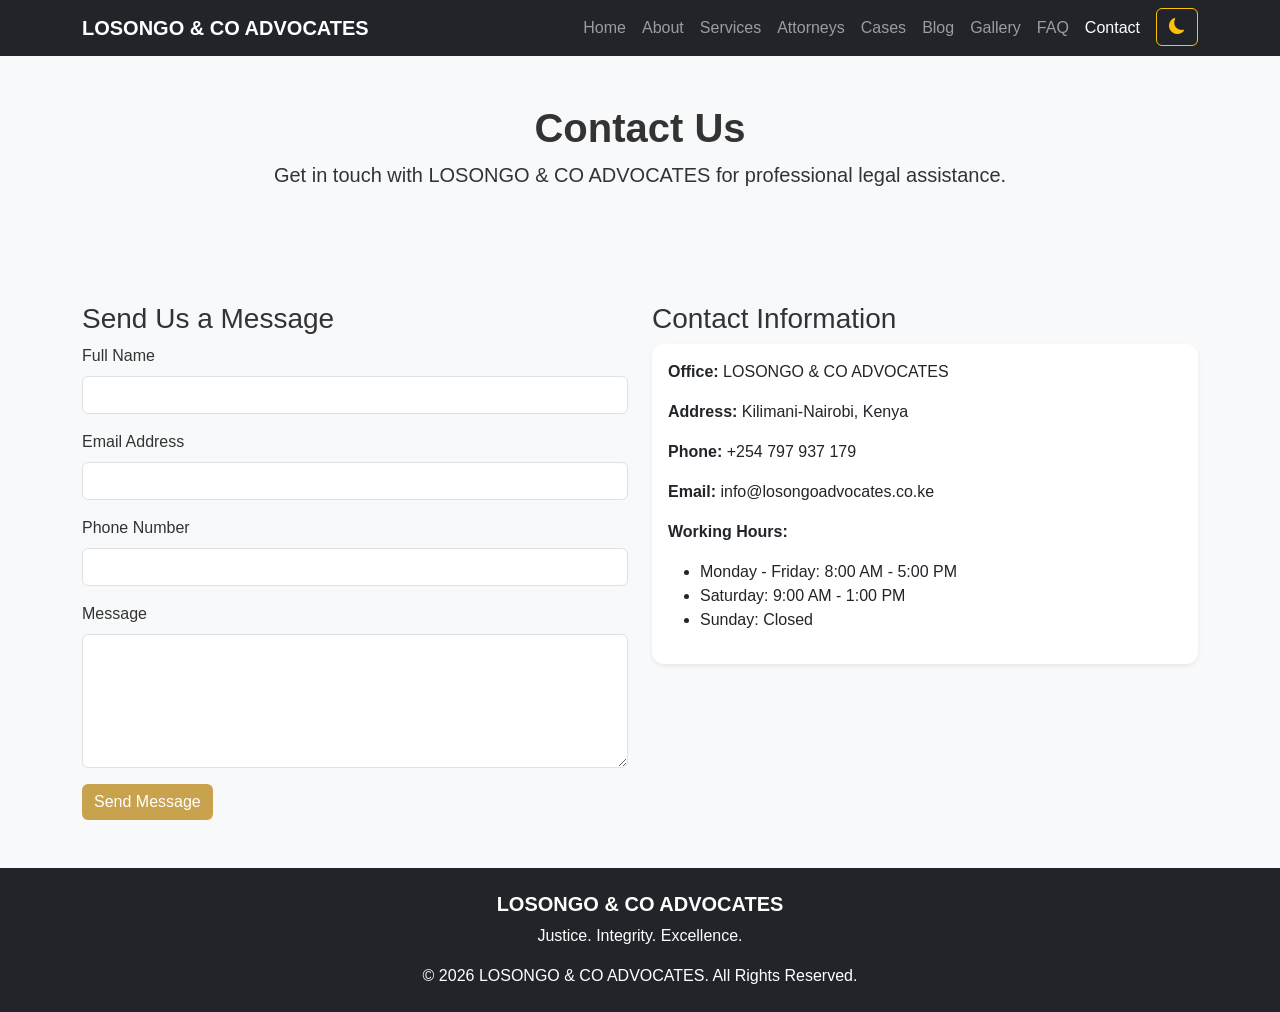
<file: contact.html>
<!DOCTYPE html>
<html lang="en">
<head>
    <meta charset="UTF-8">
    <meta name="viewport" content="width=device-width, initial-scale=1.0">
    <title>Contact Us | LOSONGO & CO ADVOCATES</title>

    <link href="https://cdn.jsdelivr.net/npm/bootstrap@5.3.8/dist/css/bootstrap.min.css" rel="stylesheet">
    <link rel="stylesheet" href="https://cdn.jsdelivr.net/npm/bootstrap-icons@1.11.3/font/bootstrap-icons.min.css">
    <link rel="stylesheet" href="style.css">
</head>

<body>

<nav class="navbar navbar-expand-lg navbar-dark bg-dark">

    <div class="container">

        <a class="navbar-brand fw-bold" href="index.html">
            LOSONGO & CO ADVOCATES
        </a>

        <button class="navbar-toggler"
                type="button"
                data-bs-toggle="collapse"
                data-bs-target="#navbarNav">

            <span class="navbar-toggler-icon"></span>

        </button>

        <div class="collapse navbar-collapse" id="navbarNav">

            <ul class="navbar-nav ms-auto">

                <li class="nav-item">
                    <a class="nav-link" href="index.html">Home</a>
                </li>

                <li class="nav-item">
                    <a class="nav-link" href="about.html">About</a>
                </li>

                <li class="nav-item">
                    <a class="nav-link" href="services.html">Services</a>
                </li>

                <li class="nav-item">
                    <a class="nav-link" href="attorneys.html">Attorneys</a>
                </li>

<li class="nav-item">
    <a class="nav-link" href="cases.html">Cases</a>
</li>
<li class="nav-item">
    <a class="nav-link" href="blog.html">Blog</a>
</li>

</li>
<li class="nav-item">
    <a class="nav-link" href="gallery.html">Gallery</a>
</li>

<li class="nav-item">
    <a class="nav-link" href="faq.html">FAQ</a>
</li>
                <li class="nav-item">
                    <a class="nav-link active" href="contact.html">Contact</a>
                </li>
<li class="nav-item ms-2">
    <button id="themeToggle" class="btn btn-outline-warning">
        <i class="bi bi-moon-fill"></i>
    </button>
</li>
            </ul>

        </div>

    </div>

</nav>

<section class="py-5 bg-light">

    <div class="container text-center">

        <h1 class="fw-bold">Contact Us</h1>

        <p class="lead">
            Get in touch with LOSONGO & CO ADVOCATES for professional legal assistance.
        </p>

    </div>

</section>

<section class="py-5">

    <div class="container">

        <div class="row">

            <div class="col-md-6">

                <h3>Send Us a Message</h3>

                <form id="contactForm">

                    <div class="mb-3">
                        <label class="form-label">Full Name</label>
                        <input type="text" class="form-control">
                    </div>

                    <div class="mb-3">
                        <label class="form-label">Email Address</label>
                        <input type="email" class="form-control">
                    </div>

                    <div class="mb-3">
                        <label class="form-label">Phone Number</label>
                        <input type="tel" class="form-control">
                    </div>

                    <div class="mb-3">
                        <label class="form-label">Message</label>
                        <textarea class="form-control" rows="5"></textarea>
                    </div>

                    <button type="submit" class="btn btn-warning">
                        Send Message
                    </button>

                </form>
                

            </div>

            <div class="col-md-6">

                <h3>Contact Information</h3>

                <div class="card shadow-sm">

                    <div class="card-body">

                        <p><strong>Office:</strong> LOSONGO & CO ADVOCATES</p>

                        <p><strong>Address:</strong> Kilimani-Nairobi, Kenya</p>

                        <p><strong>Phone:</strong> +254 797 937 179</p>

                        <p><strong>Email:</strong> info@losongoadvocates.co.ke</p>

                        <p><strong>Working Hours:</strong></p>

                        <ul>
                            <li>Monday - Friday: 8:00 AM - 5:00 PM</li>
                            <li>Saturday: 9:00 AM - 1:00 PM</li>
                            <li>Sunday: Closed</li>
                        </ul>

                    </div>

                </div>

            </div>

        </div>

    </div>

</section>

<footer class="bg-dark text-white text-center py-4">

    <div class="container">

        <h5>LOSONGO & CO ADVOCATES</h5>

        <p>Justice. Integrity. Excellence.</p>

        <p class="mb-0">
            © 2026 LOSONGO & CO ADVOCATES. All Rights Reserved.
        </p>

    </div>

</footer>

<div class="modal fade" id="successModal" tabindex="-1">
  <div class="modal-dialog modal-dialog-centered">
    <div class="modal-content">

      <div class="modal-header bg-success text-white">
        <h5 class="modal-title">
          <i class="bi bi-check-circle-fill"></i>
          Success
        </h5>

        <button type="button"
                class="btn-close btn-close-white"
                data-bs-dismiss="modal"></button>
      </div>

      <div class="modal-body text-center">

        <i class="bi bi-check-circle-fill text-success display-1"></i>

        <h4 class="mt-3">
            Submitted Successfully!
        </h4>

        <p>
            Thank you for contacting LOSONGO & CO ADVOCATES.

            We have received your submission and will get back to you as soon as possible.
        </p>

      </div>

      <div class="modal-footer">

        <button class="btn btn-warning"
                data-bs-dismiss="modal">

            Close

        </button>

      </div>

    </div>
  </div>
</div>

<script src="https://cdn.jsdelivr.net/npm/bootstrap@5.3.8/dist/js/bootstrap.bundle.min.js"></script>

<script src="script.js"></script>

</body>
</html>
</file>
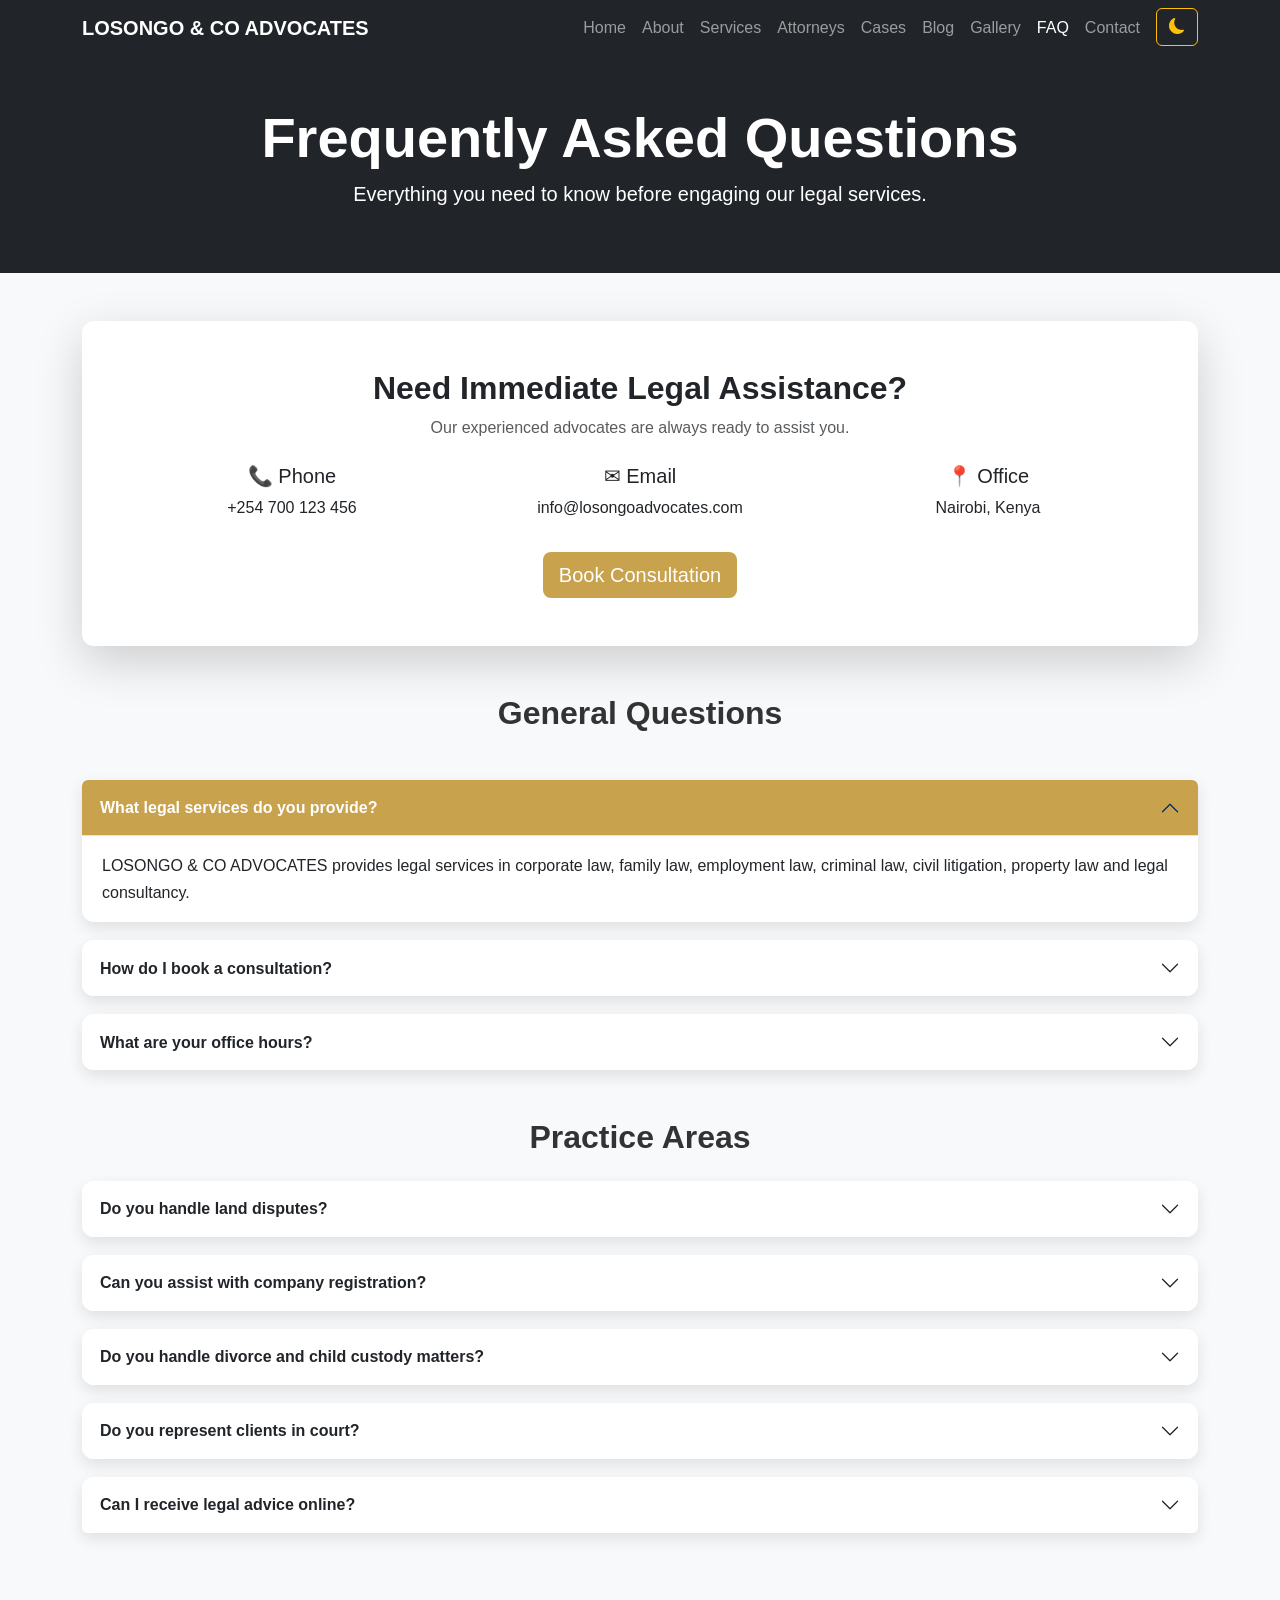
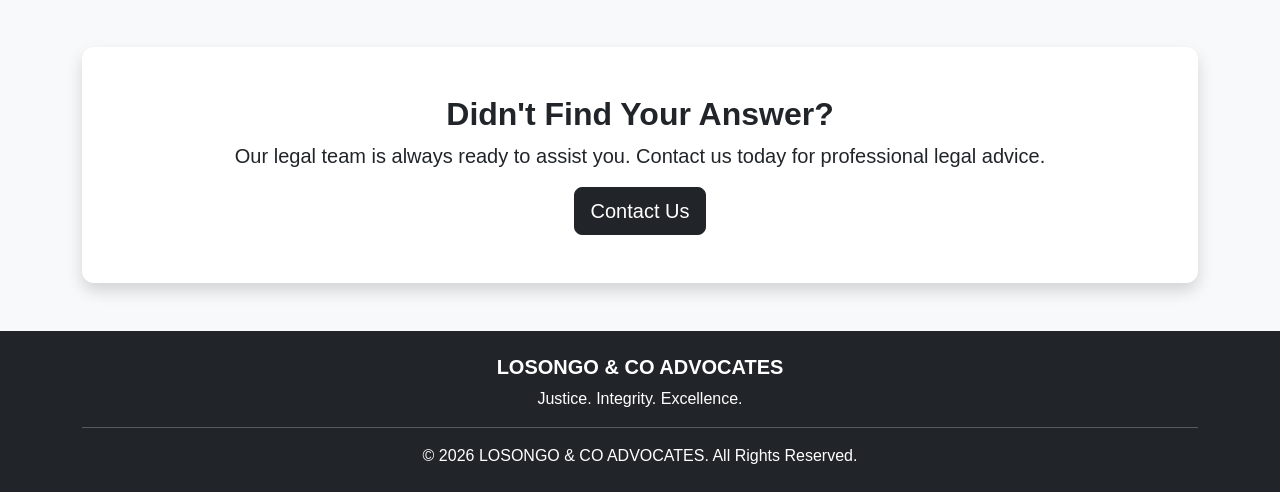
<file: faq.html>
<!DOCTYPE html>
<html lang="en">

<head>

    <meta charset="UTF-8">
    <meta name="viewport" content="width=device-width, initial-scale=1.0">

    <title>Frequently Asked Questions | LOSONGO & CO ADVOCATES</title>

    <link href="https://cdn.jsdelivr.net/npm/bootstrap@5.3.8/dist/css/bootstrap.min.css" rel="stylesheet">
    <link rel="stylesheet" href="https://cdn.jsdelivr.net/npm/bootstrap-icons@1.11.3/font/bootstrap-icons.min.css">
    <link rel="stylesheet" href="style.css">

</head>

<body>


<nav class="navbar navbar-expand-lg navbar-dark bg-dark">

    <div class="container">

        <a class="navbar-brand fw-bold" href="index.html">

            LOSONGO & CO ADVOCATES

        </a>

        <button class="navbar-toggler"
                type="button"
                data-bs-toggle="collapse"
                data-bs-target="#navbarNav">

            <span class="navbar-toggler-icon"></span>

        </button>

        <div class="collapse navbar-collapse" id="navbarNav">

            <ul class="navbar-nav ms-auto">

                <li class="nav-item">
                    <a class="nav-link" href="index.html">Home</a>
                </li>

                <li class="nav-item">
                    <a class="nav-link" href="about.html">About</a>
                </li>

                <li class="nav-item">
                    <a class="nav-link" href="services.html">Services</a>
                </li>

                <li class="nav-item">
                    <a class="nav-link" href="attorneys.html">Attorneys</a>
                </li>

                <li class="nav-item">
                    <a class="nav-link" href="cases.html">Cases</a>
                </li>

                <li class="nav-item">
                    <a class="nav-link" href="blog.html">Blog</a>
                </li>

                <li class="nav-item">
                    <a class="nav-link" href="gallery.html">Gallery</a>
                </li>

                <li class="nav-item">
                    <a class="nav-link active" href="faq.html">FAQ</a>
                </li>

                <li class="nav-item">
                    <a class="nav-link" href="contact.html">Contact</a>
                </li>
                <li class="nav-item ms-2">
    <button id="themeToggle" class="btn btn-outline-warning">
        <i class="bi bi-moon-fill"></i>
    </button>
</li>

            </ul>

        </div>

    </div>

</nav>


<section class="bg-dark text-white py-5">

    <div class="container text-center">

        <h1 class="display-4 fw-bold">

            Frequently Asked Questions

        </h1>

        <p class="lead">

            Everything you need to know before engaging our legal services.

        </p>

    </div>

</section>


<section class="py-5">

    <div class="container">

        <div class="card shadow-lg border-0">

            <div class="card-body p-5 text-center">

                <h2 class="fw-bold">

                    Need Immediate Legal Assistance?

                </h2>

                <p class="text-muted">

                    Our experienced advocates are always ready to assist you.

                </p>

                <div class="row mt-4">

                    <div class="col-md-4">

                        <h5>📞 Phone</h5>

                        <p>+254 700 123 456</p>

                    </div>

                    <div class="col-md-4">

                        <h5>✉ Email</h5>

                        <p>info@losongoadvocates.com</p>

                    </div>

                    <div class="col-md-4">

                        <h5>📍 Office</h5>

                        <p>Nairobi, Kenya</p>

                    </div>

                </div>

                <a href="consultation.html"
                   class="btn btn-warning btn-lg mt-3">

                    Book Consultation

                </a>

            </div>

        </div>

    </div>

</section>

<section class="pb-5">

<div class="container">

<h2 class="text-center fw-bold mb-5">

General Questions

</h2>

<div class="accordion" id="faqAccordion">

<div class="accordion-item">

<h2 class="accordion-header">

<button class="accordion-button"

type="button"

data-bs-toggle="collapse"

data-bs-target="#faq1">

What legal services do you provide?

</button>

</h2>

<div id="faq1"

class="accordion-collapse collapse show"

data-bs-parent="#faqAccordion">

<div class="accordion-body">

LOSONGO & CO ADVOCATES provides legal services in corporate law,
family law, employment law, criminal law,
civil litigation, property law and legal consultancy.

</div>

</div>

</div>

<div class="accordion-item">

<h2 class="accordion-header">

<button class="accordion-button collapsed"

type="button"

data-bs-toggle="collapse"

data-bs-target="#faq2">

How do I book a consultation?

</button>

</h2>

<div id="faq2"

class="accordion-collapse collapse"

data-bs-parent="#faqAccordion">

<div class="accordion-body">

Click the Book Consultation button on the Home page
or contact our office directly to schedule an appointment.

</div>

</div>

</div>

<div class="accordion-item">

<h2 class="accordion-header">

<button class="accordion-button collapsed"

type="button"

data-bs-toggle="collapse"

data-bs-target="#faq3">

What are your office hours?

</button>

</h2>

<div id="faq3"

class="accordion-collapse collapse"

data-bs-parent="#faqAccordion">

<div class="accordion-body">

Monday – Friday

8:00 AM – 5:00 PM

Saturday

9:00 AM – 1:00 PM

Sunday

Closed

</div>

</div>

</div>

<h2 class="text-center fw-bold mt-5 mb-4">

Practice Areas

</h2>

<div class="accordion-item">

<h2 class="accordion-header">

<button class="accordion-button collapsed"

type="button"

data-bs-toggle="collapse"

data-bs-target="#faq4">

Do you handle land disputes?

</button>

</h2>

<div id="faq4"

class="accordion-collapse collapse"

data-bs-parent="#faqAccordion">

<div class="accordion-body">

Yes.
Our advocates handle land ownership disputes,
boundary disagreements,
property transfers and conveyancing matters.

</div>

</div>

</div>
<div class="accordion-item">

    <h2 class="accordion-header">

        <button class="accordion-button collapsed"
                type="button"
                data-bs-toggle="collapse"
                data-bs-target="#faq5">

            Can you assist with company registration?

        </button>

    </h2>

    <div id="faq5"
         class="accordion-collapse collapse"
         data-bs-parent="#faqAccordion">

        <div class="accordion-body">

            Yes. We assist clients with company registration,
            business structuring, drafting contracts,
            corporate governance and regulatory compliance.

        </div>

    </div>

</div>

<div class="accordion-item">

    <h2 class="accordion-header">

        <button class="accordion-button collapsed"
                type="button"
                data-bs-toggle="collapse"
                data-bs-target="#faq6">

            Do you handle divorce and child custody matters?

        </button>

    </h2>

    <div id="faq6"
         class="accordion-collapse collapse"
         data-bs-parent="#faqAccordion">

        <div class="accordion-body">

            Yes. Our Family Law practice covers divorce,
            child custody, child maintenance, adoption and
            other family-related legal matters.

        </div>

    </div>

</div>

<div class="accordion-item">

    <h2 class="accordion-header">

        <button class="accordion-button collapsed"
                type="button"
                data-bs-toggle="collapse"
                data-bs-target="#faq7">

            Do you represent clients in court?

        </button>

    </h2>

    <div id="faq7"
         class="accordion-collapse collapse"
         data-bs-parent="#faqAccordion">

        <div class="accordion-body">

            Absolutely. Our advocates represent individuals
            and businesses before courts and tribunals across
            a wide range of legal matters.

        </div>

    </div>

</div>

<div class="accordion-item">

    <h2 class="accordion-header">

        <button class="accordion-button collapsed"
                type="button"
                data-bs-toggle="collapse"
                data-bs-target="#faq8">

            Can I receive legal advice online?

        </button>

    </h2>

    <div id="faq8"
         class="accordion-collapse collapse"
         data-bs-parent="#faqAccordion">

        <div class="accordion-body">

            Yes. We offer virtual consultations for clients
            who are unable to visit our offices in person.
            Appointments can be arranged in advance.

        </div>

    </div>

</div>

</div>

</div>

</section>



<section class="bg-light py-5">

    <div class="container">

        <div class="card border-0 shadow text-center">

            <div class="card-body p-5">

                <h2 class="fw-bold">

                    Didn't Find Your Answer?

                </h2>

                <p class="lead">

                    Our legal team is always ready to assist you.
                    Contact us today for professional legal advice.

                </p>

                <a href="contact.html"
                   class="btn btn-dark btn-lg">

                    Contact Us

                </a>

            </div>

        </div>

    </div>

</section>



<footer class="bg-dark text-white py-4">

    <div class="container text-center">

        <h5>

            LOSONGO & CO ADVOCATES

        </h5>

        <p>

            Justice. Integrity. Excellence.

        </p>

        <hr class="border-light">

        <p class="mb-0">

            © 2026 LOSONGO & CO ADVOCATES.
            All Rights Reserved.

        </p>

    </div>

</footer>

<script src="https://cdn.jsdelivr.net/npm/bootstrap@5.3.8/dist/js/bootstrap.bundle.min.js"></script>
<script src="script.js"></script>
</body>

</html>
</file>
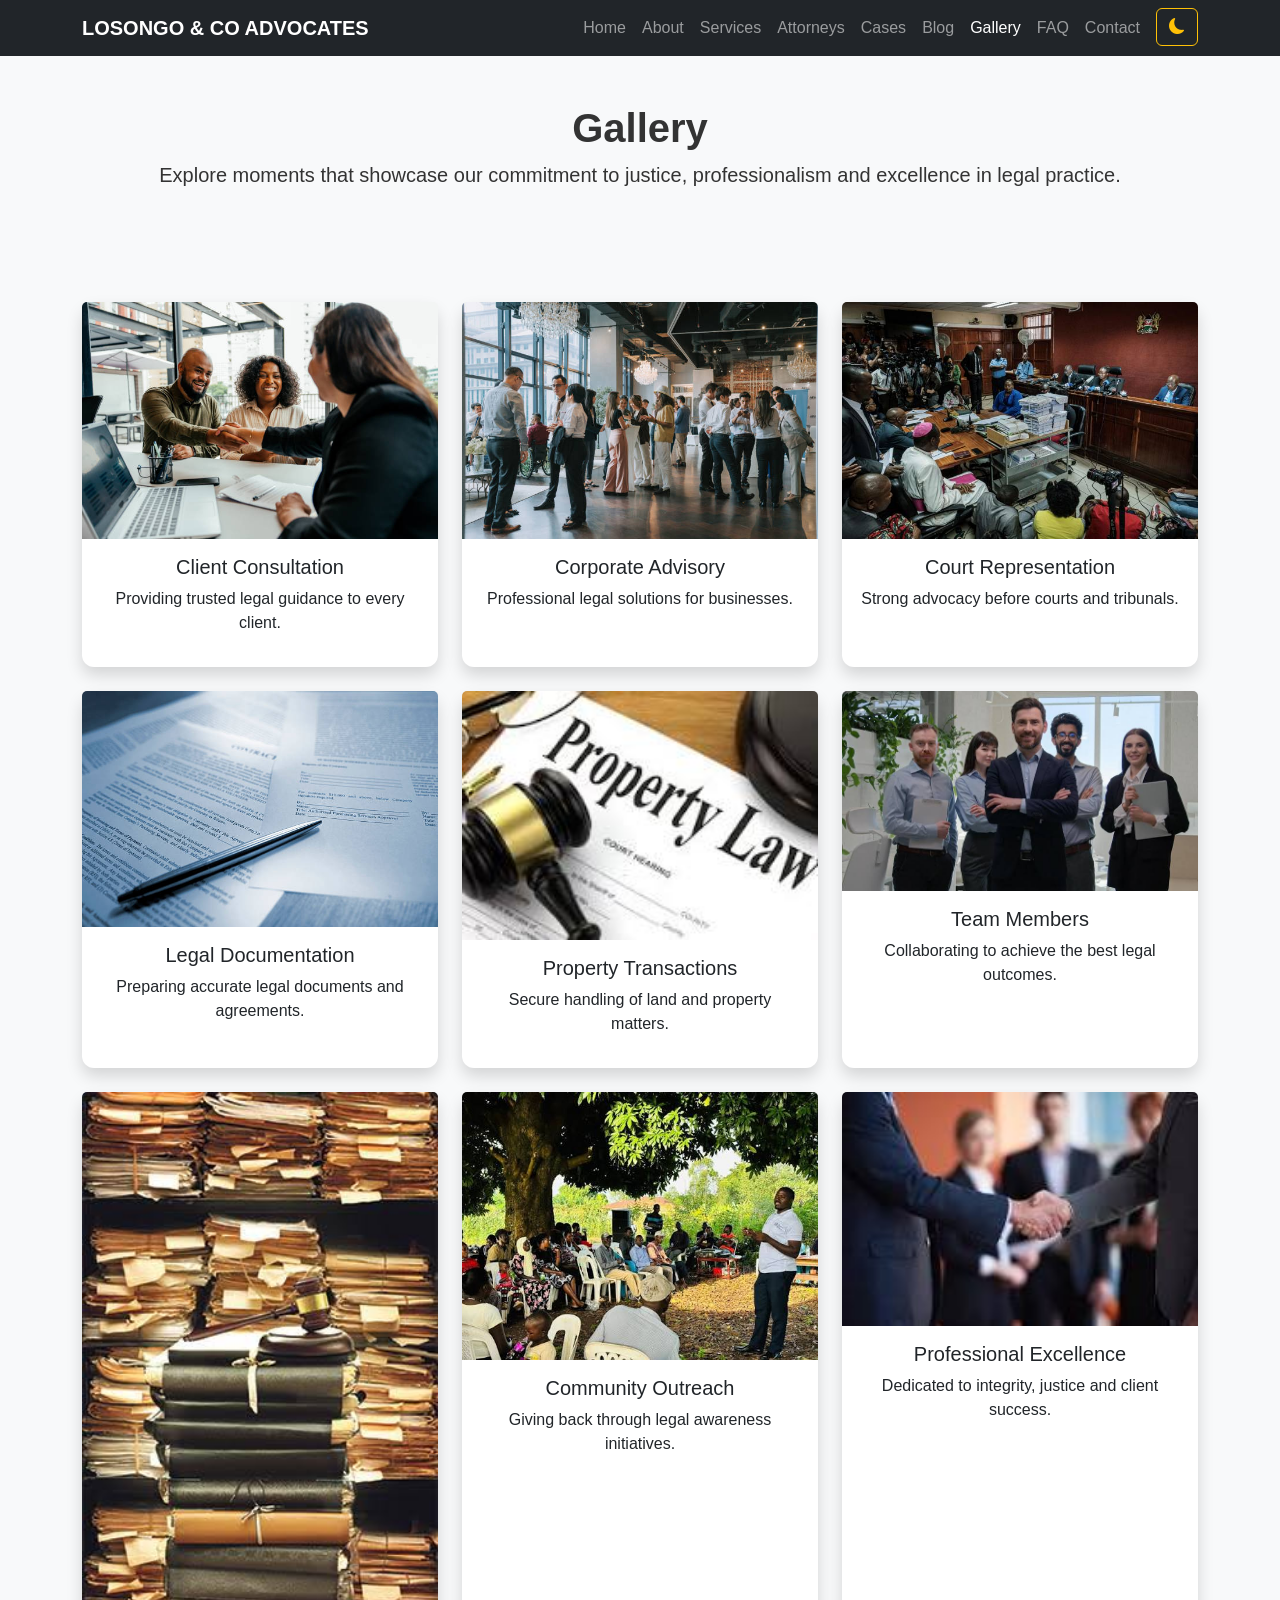
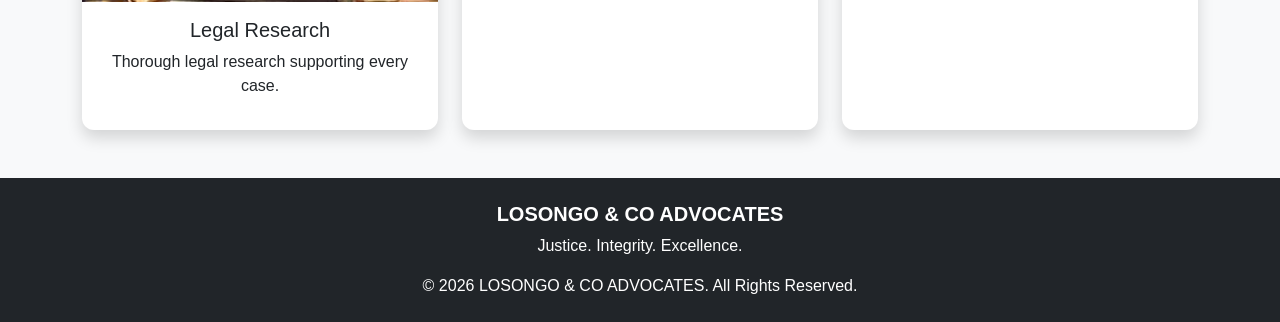
<file: gallery.html>
<!DOCTYPE html>
<html lang="en">

<head>

    <meta charset="UTF-8">
    <meta name="viewport" content="width=device-width, initial-scale=1.0">

    <title>Gallery | LOSONGO & CO ADVOCATES</title>

    <link href="https://cdn.jsdelivr.net/npm/bootstrap@5.3.8/dist/css/bootstrap.min.css" rel="stylesheet">
    <link rel="stylesheet" href="https://cdn.jsdelivr.net/npm/bootstrap-icons@1.11.3/font/bootstrap-icons.min.css">
    <link rel="stylesheet" href="style.css">

</head>

<body>

    <nav class="navbar navbar-expand-lg navbar-dark bg-dark">

        <div class="container">

            <a class="navbar-brand fw-bold" href="index.html">
                LOSONGO & CO ADVOCATES
            </a>

            <button class="navbar-toggler" type="button"
                data-bs-toggle="collapse"
                data-bs-target="#navbarNav">

                <span class="navbar-toggler-icon"></span>

            </button>

            <div class="collapse navbar-collapse" id="navbarNav">

                <ul class="navbar-nav ms-auto">

                    <li class="nav-item">
                        <a class="nav-link" href="index.html">Home</a>
                    </li>

                    <li class="nav-item">
                        <a class="nav-link" href="about.html">About</a>
                    </li>

                    <li class="nav-item">
                        <a class="nav-link" href="services.html">Services</a>
                    </li>

                    <li class="nav-item">
                        <a class="nav-link" href="attorneys.html">Attorneys</a>
                    </li>

                    <li class="nav-item">
                        <a class="nav-link" href="cases.html">Cases</a>
                    </li>

                    <li class="nav-item">
                        <a class="nav-link" href="blog.html">Blog</a>
                    </li>

                    <li class="nav-item">
                        <a class="nav-link active" href="gallery.html">Gallery</a>
                    </li>

                    <li class="nav-item">
                        <a class="nav-link" href="faq.html">FAQ</a>
                    </li>

                    <li class="nav-item">
                        <a class="nav-link" href="contact.html">Contact</a>
                    </li>

                    <li class="nav-item ms-2">
    <button id="themeToggle" class="btn btn-outline-warning">
        <i class="bi bi-moon-fill"></i>
    </button>
</li>

                </ul>

            </div>

        </div>

    </nav>

    <section class="bg-light py-5">

        <div class="container text-center">

            <h1 class="fw-bold">Gallery</h1>

            <p class="lead">

                Explore moments that showcase our commitment to justice,
                professionalism and excellence in legal practice.

            </p>

        </div>

    </section>

    <section class="py-5">

        <div class="container">

            <div class="row g-4">

                <div class="col-md-4">

                    <div class="card shadow h-100">

                        <img src="images/client-consultation.jpg" class="card-img-top" alt="Client Consultation">
                             

                        <div class="card-body text-center">

                            <h5>Client Consultation</h5>

                            <p>
                                Providing trusted legal guidance to every client.
                            </p>

                            

                        </div>

                    </div>

                </div>


                <div class="col-md-4">

                    <div class="card shadow h-100">

                        <img src="images/corporate-meeting.jpg" class="card-img-top" alt="Corporate Legal Meeting">
                            
                            
                        <div class="card-body text-center">

                            <h5>Corporate Advisory</h5>

                            <p>
                                Professional legal solutions for businesses.
                            </p>

                           

                        </div>

                    </div>

                </div>

                <div class="col-md-4">

                    <div class="card shadow h-100">

                        <img src="images/court-representation.jpg" class="card-img-top" alt="Court Representation">
                            
                        <div class="card-body text-center">

                            <h5>Court Representation</h5>

                            <p>
                                Strong advocacy before courts and tribunals.
                            </p>

                           

                        </div>

                    </div>

                </div>

                <div class="col-md-4">

                    <div class="card shadow h-100">

                        <img src="images/legal-documents.jpg" class="card-img-top" alt="Legal Documentation">

                
                        <div class="card-body text-center">

                            <h5>Legal Documentation</h5>

                            <p>
                                Preparing accurate legal documents and agreements.
                            </p>

                            

                        </div>

                    </div>

                </div>


                <div class="col-md-4">

                    <div class="card shadow h-100">

                        <img src="images/property-law.jpg" class="card-img-top" alt="Property Law">
                            
                        <div class="card-body text-center">

                            <h5>Property Transactions</h5>

                            <p>
                                Secure handling of land and property matters.
                            </p>

                            

                        </div>

                    </div>

                </div>


                <div class="col-md-4">

                    <div class="card shadow h-100">

                        <img src="images/legal-team.jpg" class="card-img-top" alt="Our Legal Team">
                            
                        
                        <div class="card-body text-center">

                            <h5>Team Members</h5>

                            <p>
                                Collaborating to achieve the best legal outcomes.
                            </p>

                        </div>

                    </div>

                </div>


                <div class="col-md-4">

                    <div class="card shadow h-100">

                        <img src="images/Legal research.jpg" class="card-img-top" alt="Legal Research">
                             
                        
                        <div class="card-body text-center">

                            <h5>Legal Research</h5>

                            <p>
                                Thorough legal research supporting every case.
                            </p>


                        </div>

                    </div>

                </div>

                <div class="col-md-4">

                    <div class="card shadow h-100">

                        <img src="images/Community outreach.jpg" class="card-img-top" alt="Community Outreach">
                        
                        
                        <div class="card-body text-center">

                            <h5>Community Outreach</h5>

                            <p>
                                Giving back through legal awareness initiatives.
                            </p>

                        

                        </div>

                    </div>

                </div>

                <div class="col-md-4">

                    <div class="card shadow h-100">

                        <img src="images/Professional Excellence.jpg" class="card-img-top" alt="Professional Excellence">
                             

                        <div class="card-body text-center">

                            <h5>Professional Excellence</h5>

                            <p>
                                Dedicated to integrity, justice and client success.
                            </p>

                        </div>

                    </div>

                </div>

            </div>

        </div>

    </section>

    <footer class="bg-dark text-white text-center py-4">

        <div class="container">

            <h5>LOSONGO & CO ADVOCATES</h5>

            <p>Justice. Integrity. Excellence.</p>

            <p class="mb-0">
                © 2026 LOSONGO & CO ADVOCATES.
                All Rights Reserved.
            </p>

        </div>

    </footer>

    <script src="https://cdn.jsdelivr.net/npm/bootstrap@5.3.8/dist/js/bootstrap.bundle.min.js"></script>
    <script src="script.js"></script>
</body>

</html>
</file>
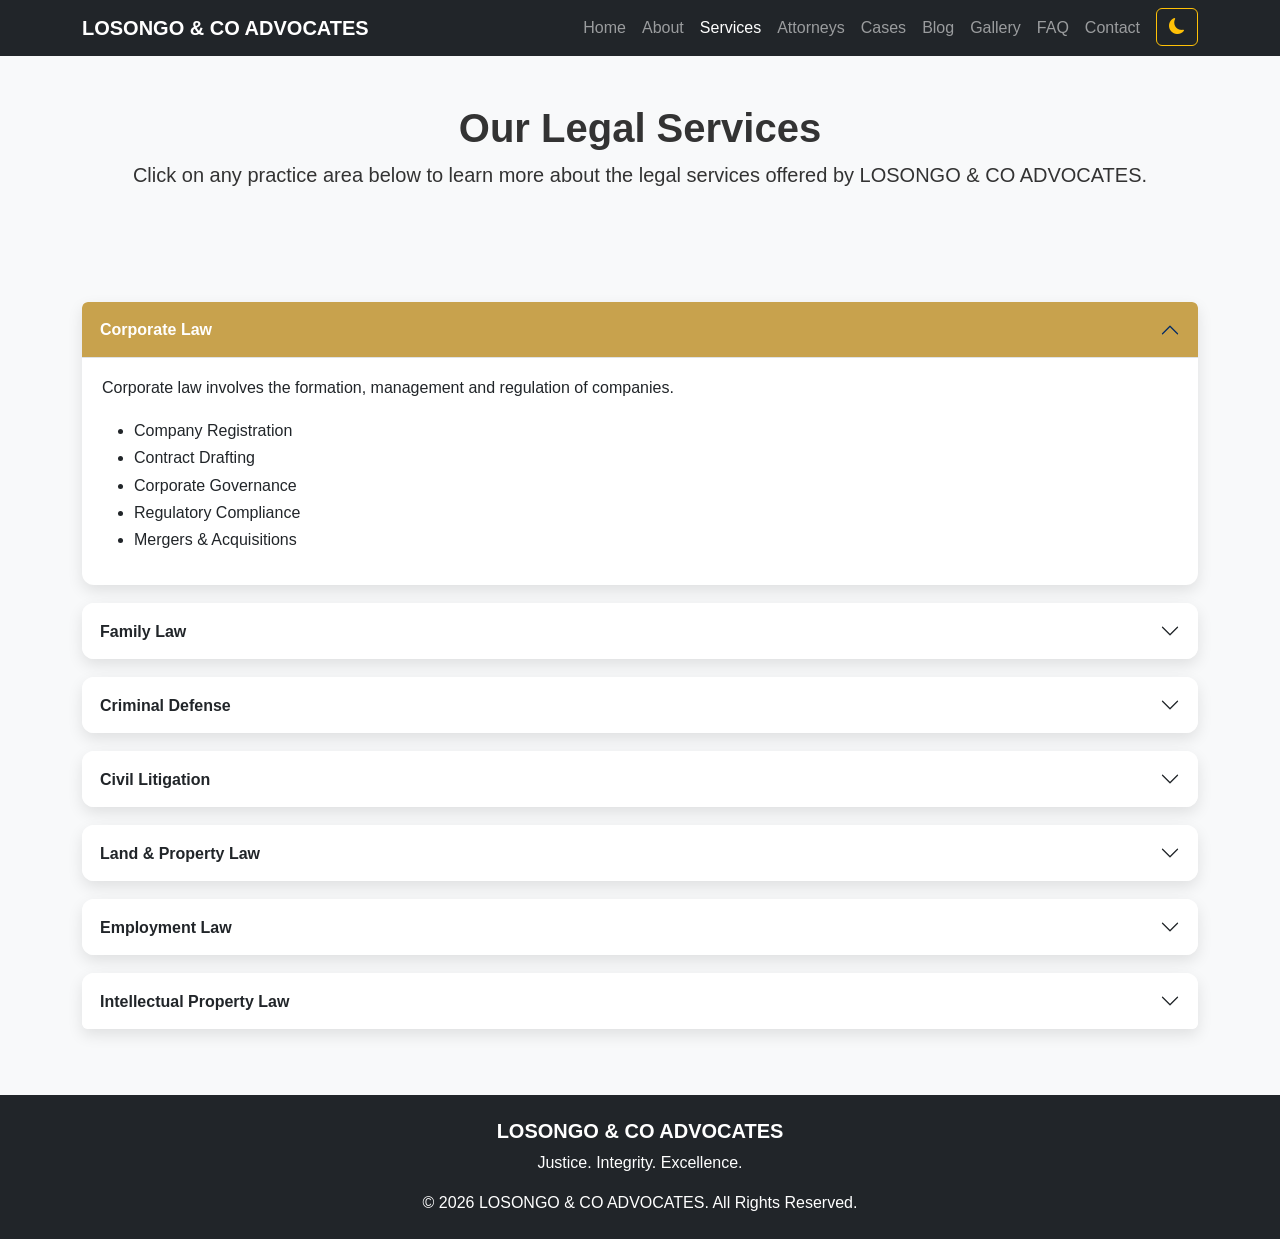
<file: services.html>
<!DOCTYPE html>
<html lang="en">
<head>
    <meta charset="UTF-8">
    <meta name="viewport" content="width=device-width, initial-scale=1.0">
    <title>Services | LOSONGO & CO ADVOCATES</title>

    <link href="https://cdn.jsdelivr.net/npm/bootstrap@5.3.8/dist/css/bootstrap.min.css" rel="stylesheet">
    <link rel="stylesheet" href="https://cdn.jsdelivr.net/npm/bootstrap-icons@1.11.3/font/bootstrap-icons.min.css">
    <link rel="stylesheet" href="style.css">
</head>

<body>

    
    <nav class="navbar navbar-expand-lg navbar-dark bg-dark">

        <div class="container">

            <a class="navbar-brand fw-bold" href="index.html">
                LOSONGO & CO ADVOCATES
            </a>

            <button class="navbar-toggler"
                    type="button"
                    data-bs-toggle="collapse"
                    data-bs-target="#navbarNav">

                <span class="navbar-toggler-icon"></span>

            </button>

            <div class="collapse navbar-collapse" id="navbarNav">

                <ul class="navbar-nav ms-auto">

                    <li class="nav-item">
                        <a class="nav-link" href="index.html">Home</a>
                    </li>

                    <li class="nav-item">
                        <a class="nav-link" href="about.html">About</a>
                    </li>

                    <li class="nav-item">
                        <a class="nav-link active" href="services.html">Services</a>
                    </li>
                    <li class="nav-item">
    <a class="nav-link" href="attorneys.html">Attorneys</a>
</li>
<li class="nav-item">
    <a class="nav-link" href="cases.html">Cases</a>
</li>
<li class="nav-item">
    <a class="nav-link" href="blog.html">Blog</a>
</li>
<li class="nav-item">
    <a class="nav-link" href="gallery.html">Gallery</a>
</li>

<li class="nav-item">
    <a class="nav-link" href="faq.html">FAQ</a>
</li>
                    <li class="nav-item">
                        <a class="nav-link" href="contact.html">Contact</a>
                    </li>

                    <li class="nav-item ms-2">
    <button id="themeToggle" class="btn btn-outline-warning">
        <i class="bi bi-moon-fill"></i>
    </button>
</li>

                </ul>

            </div>

        </div>

    </nav>

    
    <section class="py-5 bg-light">

        <div class="container text-center">

            <h1 class="fw-bold">Our Legal Services</h1>

            <p class="lead">
                Click on any practice area below to learn more about
                the legal services offered by LOSONGO & CO ADVOCATES.
            </p>

        </div>

    </section>

    
    <section class="py-5">

        <div class="container">

            <div class="accordion" id="servicesAccordion">

                
                <div class="accordion-item">

                    <h2 class="accordion-header">

                        <button class="accordion-button"
                                type="button"
                                data-bs-toggle="collapse"
                                data-bs-target="#corporate">

                            Corporate Law

                        </button>

                    </h2>

                    <div id="corporate"
                         class="accordion-collapse collapse show"
                         data-bs-parent="#servicesAccordion">

                        <div class="accordion-body">

                            <p>
                                Corporate law involves the formation,
                                management and regulation of companies.
                            </p>

                            <ul>
                                <li>Company Registration</li>
                                <li>Contract Drafting</li>
                                <li>Corporate Governance</li>
                                <li>Regulatory Compliance</li>
                                <li>Mergers & Acquisitions</li>
                            </ul>

                        </div>

                    </div>

                </div>

                
                <div class="accordion-item">

                    <h2 class="accordion-header">

                        <button class="accordion-button collapsed"
                                type="button"
                                data-bs-toggle="collapse"
                                data-bs-target="#family">

                            Family Law

                        </button>

                    </h2>

                    <div id="family"
                         class="accordion-collapse collapse"
                         data-bs-parent="#servicesAccordion">

                        <div class="accordion-body">

                            <ul>
                                <li>Divorce Proceedings</li>
                                <li>Child Custody</li>
                                <li>Child Support</li>
                                <li>Adoption Matters</li>
                                <li>Family Mediation</li>
                            </ul>

                        </div>

                    </div>

                </div>

                
                <div class="accordion-item">

                    <h2 class="accordion-header">

                        <button class="accordion-button collapsed"
                                type="button"
                                data-bs-toggle="collapse"
                                data-bs-target="#criminal">

                            Criminal Defense

                        </button>

                    </h2>

                    <div id="criminal"
                         class="accordion-collapse collapse"
                         data-bs-parent="#servicesAccordion">

                        <div class="accordion-body">

                            <ul>
                                <li>Bail Applications</li>
                                <li>Criminal Trials</li>
                                <li>Appeals</li>
                                <li>Legal Representation</li>
                                <li>Legal Advisory</li>
                            </ul>

                        </div>

                    </div>

                </div>

                <!-- Civil Litigation -->
                <div class="accordion-item">

                    <h2 class="accordion-header">

                        <button class="accordion-button collapsed"
                                type="button"
                                data-bs-toggle="collapse"
                                data-bs-target="#civil">

                            Civil Litigation

                        </button>

                    </h2>

                    <div id="civil"
                         class="accordion-collapse collapse"
                         data-bs-parent="#servicesAccordion">

                        <div class="accordion-body">

                            <ul>
                                <li>Contract Disputes</li>
                                <li>Debt Recovery</li>
                                <li>Commercial Litigation</li>
                                <li>Personal Injury Claims</li>
                                <li>Court Representation</li>
                            </ul>

                        </div>

                    </div>

                </div>

                <!-- Land & Property Law -->
                <div class="accordion-item">

                    <h2 class="accordion-header">

                        <button class="accordion-button collapsed"
                                type="button"
                                data-bs-toggle="collapse"
                                data-bs-target="#property">

                            Land & Property Law

                        </button>

                    </h2>

                    <div id="property"
                         class="accordion-collapse collapse"
                         data-bs-parent="#servicesAccordion">

                        <div class="accordion-body">

                            <ul>
                                <li>Conveyancing</li>
                                <li>Property Transfers</li>
                                <li>Land Disputes</li>
                                <li>Title Verification</li>
                                <li>Lease Agreements</li>
                            </ul>

                        </div>

                    </div>

                </div>

                <!-- Employment Law -->
                <div class="accordion-item">

                    <h2 class="accordion-header">

                        <button class="accordion-button collapsed"
                                type="button"
                                data-bs-toggle="collapse"
                                data-bs-target="#employment">

                            Employment Law

                        </button>

                    </h2>

                    <div id="employment"
                         class="accordion-collapse collapse"
                         data-bs-parent="#servicesAccordion">

                        <div class="accordion-body">

                            <ul>
                                <li>Employment Contracts</li>
                                <li>Wrongful Termination</li>
                                <li>Labour Relations</li>
                                <li>Workplace Disputes</li>
                                <li>Employee Rights</li>
                            </ul>

                        </div>

                    </div>

                </div>

                <!-- Intellectual Property -->
                <div class="accordion-item">

                    <h2 class="accordion-header">

                        <button class="accordion-button collapsed"
                                type="button"
                                data-bs-toggle="collapse"
                                data-bs-target="#ip">

                            Intellectual Property Law

                        </button>

                    </h2>

                    <div id="ip"
                         class="accordion-collapse collapse"
                         data-bs-parent="#servicesAccordion">

                        <div class="accordion-body">

                            <ul>
                                <li>Trademark Registration</li>
                                <li>Copyright Protection</li>
                                <li>Patent Advisory</li>
                                <li>IP Licensing</li>
                                <li>IP Dispute Resolution</li>
                            </ul>

                        </div>

                    </div>

                </div>

            </div>

        </div>

    </section>

    
    <footer class="bg-dark text-white text-center py-4">

        <div class="container">

            <h5>LOSONGO & CO ADVOCATES</h5>

            <p>
                Justice. Integrity. Excellence.
            </p>

            <p class="mb-0">
                © 2026 LOSONGO & CO ADVOCATES.
                All Rights Reserved.
            </p>

        </div>

    </footer>

    <script src="https://cdn.jsdelivr.net/npm/bootstrap@5.3.8/dist/js/bootstrap.bundle.min.js"></script>

    <script src="script.js"></script>

</body>
</html>
</file>
<file: style.css>
body{
    font-family: Arial, sans-serif;
    background-color: #f8f9fa;
    color: #333;
}



.navbar-brand{
    font-weight: bold;
}

.nav-link{
    transition: 0.3s;
}

.nav-link:hover{
    color: #d4af37 !important;
}



.hero{
    background-color: #f8f9fa;
    min-height: 90vh;
    display: flex;
    align-items: center;
}

.hero img{
    max-height: 500px;
    border-radius: 12px;
}



.btn-warning{
    background-color: #c8a24d;
    border: none;
    color: white;
    transition: 0.3s;
}

.btn-warning:hover{
    background-color: #a8842d;
    transform: translateY(-2px);
}



.card{
    border: none;
    border-radius: 12px;
    transition: 0.3s;
}

.card:hover{
    transform: translateY(-6px);
    box-shadow: 0 12px 24px rgba(0,0,0,0.15);
}



.accordion-item{
    border: none;
    border-radius: 12px;
    overflow: hidden;
    margin-bottom: 18px;
    box-shadow: 0 6px 15px rgba(0,0,0,0.1);
}

.accordion-button{
    font-weight: bold;
    padding: 18px;
}

.accordion-button:not(.collapsed){
    background-color: #c8a24d;
    color: white;
}

.accordion-button:focus{
    box-shadow: none;
}

.accordion-body{
    line-height: 1.7;
}



footer{
    background-color: #212529;
    color: white;
    padding: 30px 0;
}

footer h5{
    font-weight: bold;
}



.card img{
    transition: 0.4s;
}

.card:hover img{
    transform: scale(1.05);
}
.bi{
    transition: 0.3s;
}

.bi:hover{
    transform: scale(1.15);
}

.dark-mode {
    background-color: #121212;
    color: #f8f9fa;
}

.dark-mode .hero {
    background-color: #1a1a1a;
}


.dark-mode .card {
    background-color: #242424;
    color: #ffffff;
    border: 1px solid #444;
}


.dark-mode .card-footer {
    background-color: #c8a24d !important;
}


.dark-mode .bg-light {
    background-color: #1b1b1b !important;
}


.dark-mode .accordion-item {
    background-color: #242424;
    color: white;
}

.dark-mode .accordion-button {
    background-color: #242424;
    color: white;
}

.dark-mode .accordion-button:not(.collapsed) {
    background-color: #c8a24d;
    color: black;
}


.dark-mode .navbar {
    background-color: #000 !important;
}


.dark-mode footer {
    background-color: #000;
    color: white;
}


.dark-mode h1,
.dark-mode h2,
.dark-mode h3,
.dark-mode h4,
.dark-mode h5,
.dark-mode h6,
.dark-mode p,
.dark-mode li,
.dark-mode label,
.dark-mode span {
    color: white;
}


.dark-mode .form-control,
.dark-mode .form-select,
.dark-mode textarea {
    background-color: #2b2b2b;
    color: white;
    border: 1px solid #555;
}

.dark-mode .form-control::placeholder,
.dark-mode textarea::placeholder {
    color: #ccc;
}

/* Buttons */
.dark-mode .btn-outline-warning {
    color: #ffc107;
    border-color: #ffc107;
}

.dark-mode .btn-outline-warning:hover {
    background-color: #ffc107;
    color: black;
}
.dark-mode section {
    background-color: #121212 !important;
    color: white;
}

.dark-mode .container {
    color: white;
}

.dark-mode img {
    opacity: 0.95;
}

.dark-mode .card,
.dark-mode .card-body,
.dark-mode .card-header,
.dark-mode .card-footer,
.dark-mode .list-group-item,
.dark-mode .table,
.dark-mode .table td,
.dark-mode .table th {
    background-color: #242424 !important;
    color: #ffffff !important;
    border-color: #444 !important;
}
</file>
